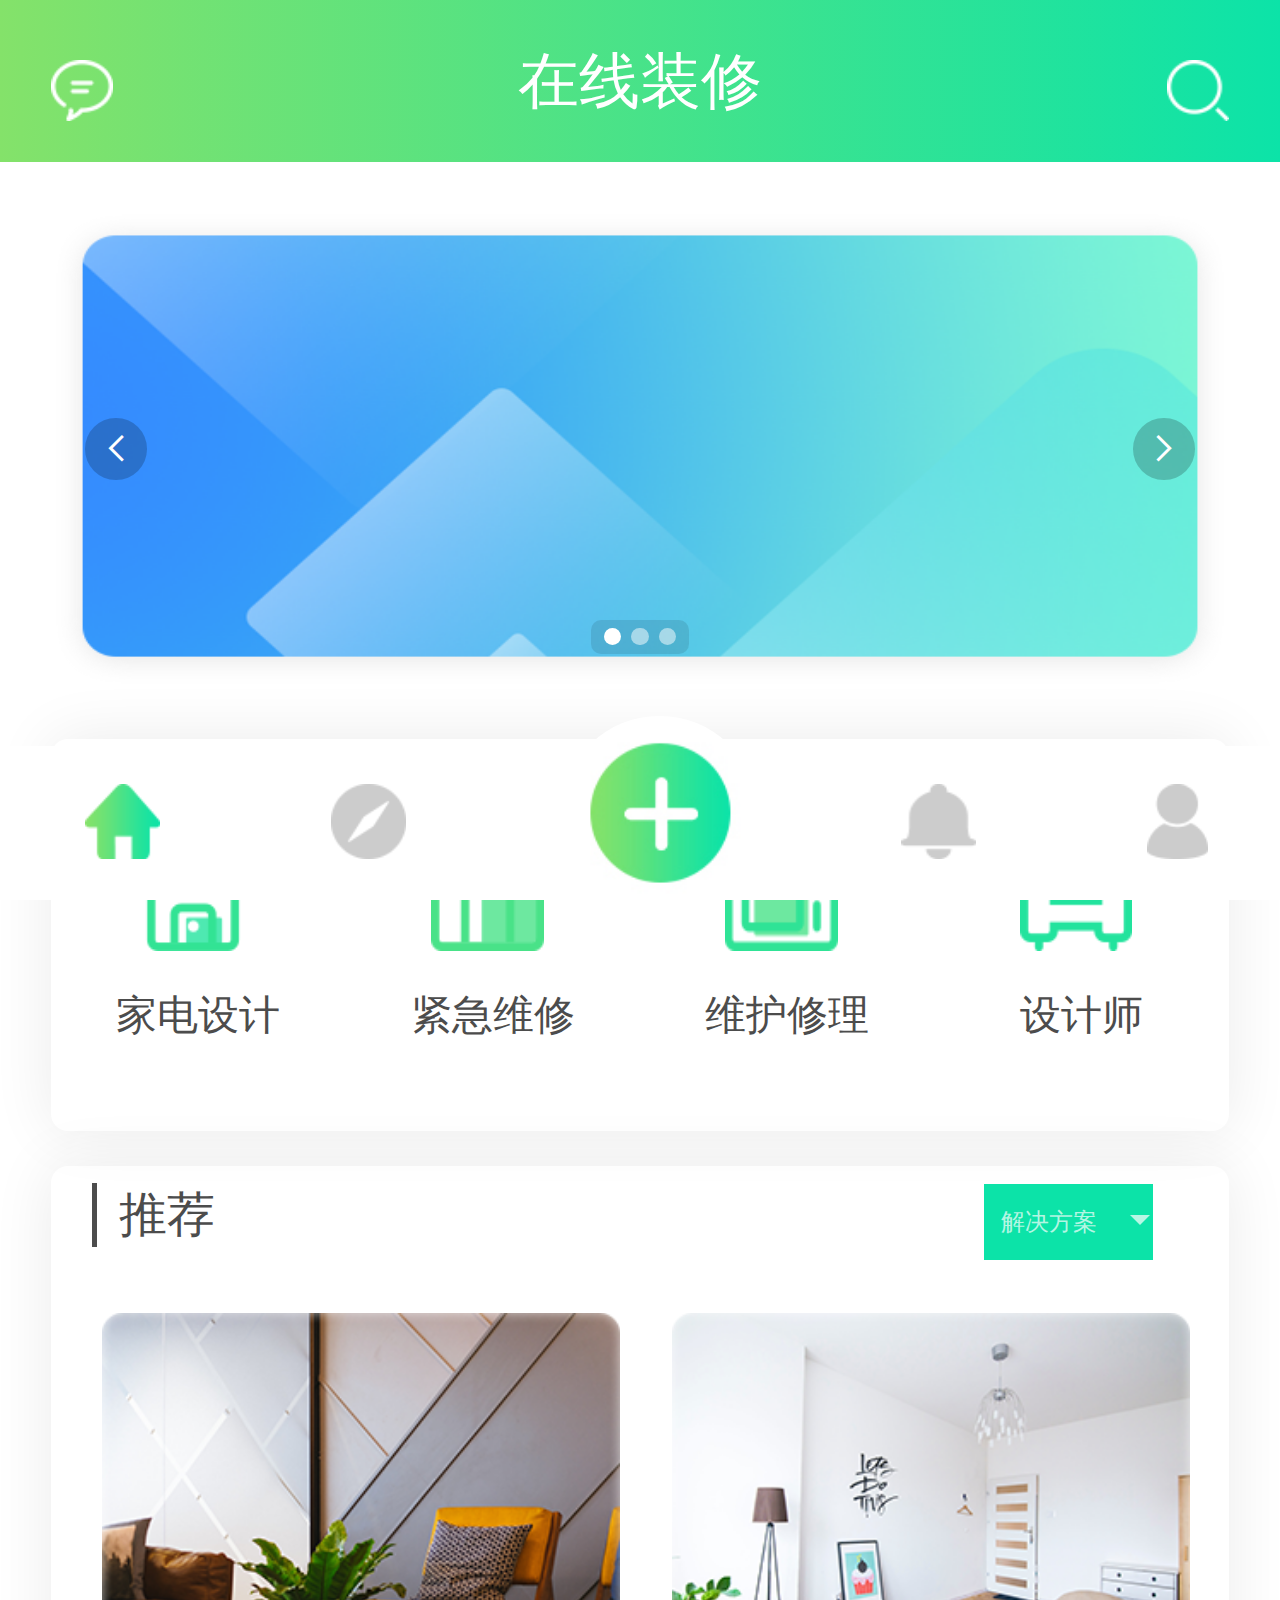
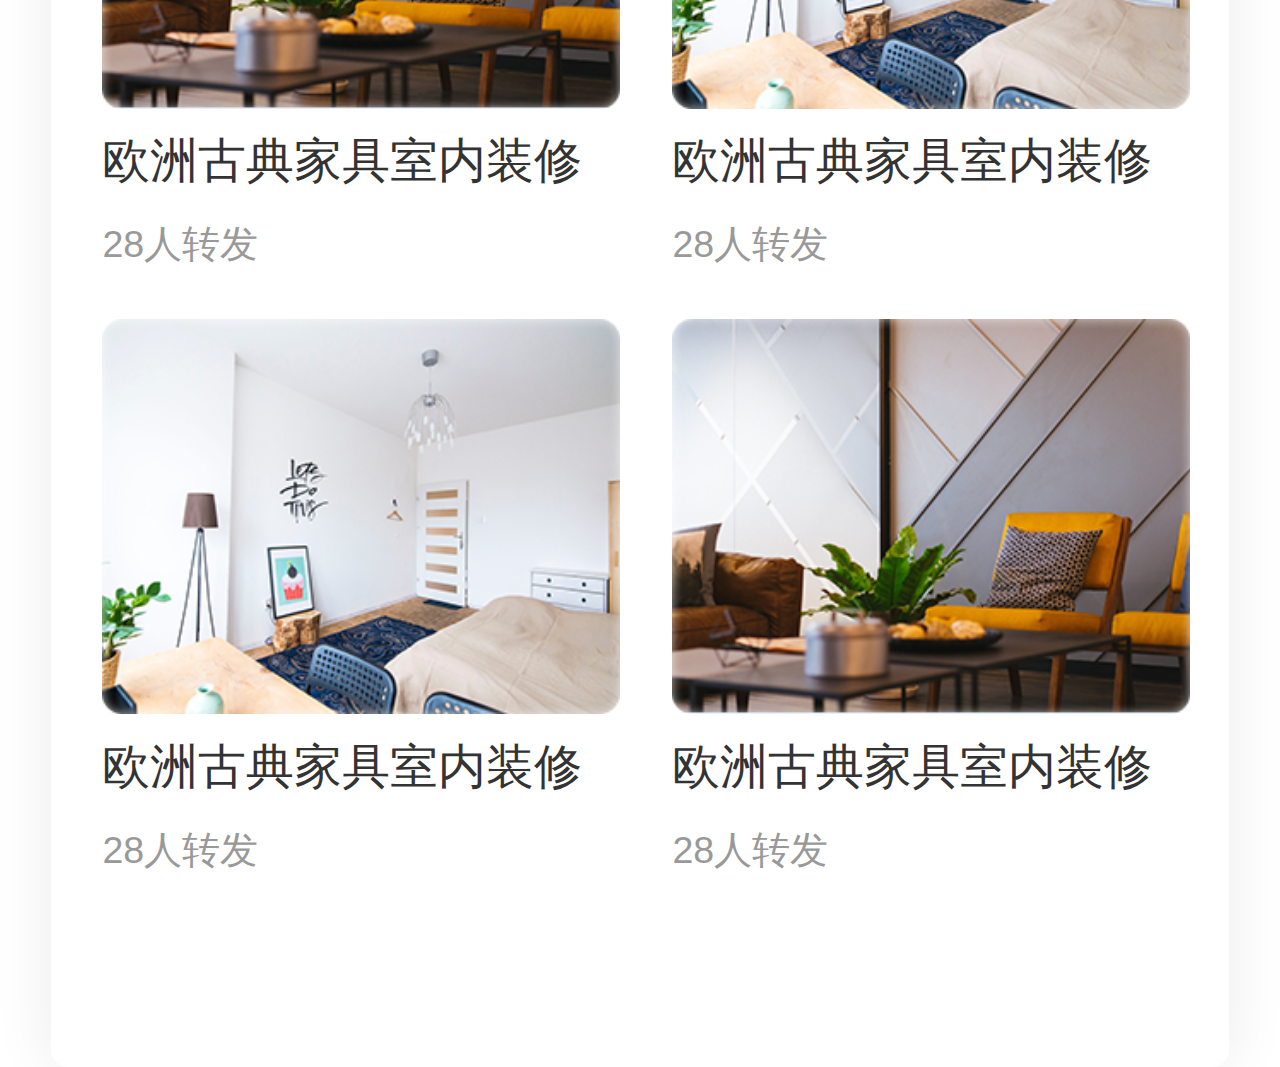
<file: index.html>
<!DOCTYPE html>
<html lang="zh">
<head>
	<meta charset="UTF-8">
	<meta name="viewport" content="width=device-width, initial-scale=1.0">
	<meta http-equiv="X-UA-Compatible" content="ie=edge">
	<link rel="stylesheet" type="text/css" href="style/common.css"/>
	<link rel="stylesheet" type="text/css" href="style/layui/css/layui.css"/>
	<script src="style/common.js" type="text/javascript" charset="utf-8"></script>
	<script src="style/layui/layui.js" type="text/javascript" charset="utf-8"></script>
	<link rel="stylesheet" type="text/css" href="style/index.css"/>
	<title>首页</title>
</head>
<body>
	<div class="box">
		<div class="top">
			<div class="box2">
				<div class="topm">
					<a href=""><img src="images/index-left.png"  class="top-l"></a>
				<p class="top-p">在线装修</p>
				<a href=""><img src="images/index-right.png"  class="top-r"></a>
				</div>
			</div>
		</div>
		<div class="box2">
			<div class="banner">
				<div class="layui-carousel" id="test1">
				  <div carousel-item>
				    <div><a href=""><img src="images/index-banner.png" /> </a></div>
				    <div><a href=""><img src="images/index-banner.png" /> </a></div>
				    <div><a href=""><img src="images/index-banner.png" /> </a></div>
				  </div>
				</div>
			</div>
			<div class="list">
				<a href="" class="list1">
					<img src="images/index-list.png" >
					<p class="list-p1">家电设计</p>
				</a>
				<a href="" class="list1">
					<img src="images/index-list2.png" >
					<p class="list-p1">紧急维修</p>
				</a>
				<a href="" class="list1">
					<img src="images/index-list3.png" >
					<p class="list-p1">维护修理</p>
				</a>
				<a href="" class="list1">
					<img src="images/index-list4.png" >
					<p class="list-p1">设计师</p>
				</a>
			</div>
			<div class="table">
				<div class="t-top">
					<div >
						<p class="t-top-l">推荐</p>
					</div>
					<div class="t-top-r">
						<ul class="layui-nav layui-nav-tree" lay-filter="test">
						<li class="layui-nav-item">
						    <a href="javascript:;">解决方案</a>
						    <dl class="layui-nav-child">
						      <dd><a href="">移动模块</a></dd>
						      <dd><a href="">后台模版</a></dd>
						      <dd><a href="">电商平台</a></dd>
						    </dl>
						  </li>
						</ul>
					</div>
				</div>
				<div class="t_dow">
					<div class="dow-1">
						<img src="images/index-table.png" >
						<p class="dow-p1">欧洲古典家具室内装修</p>
						<p class="dow-p2">28人转发</p>
					</div>
					<div class="dow-1">
						<img src="images/index-table2.png" >
						<p class="dow-p1">欧洲古典家具室内装修</p>
						<p class="dow-p2">28人转发</p>
					</div>
					<div class="dow-1">
						<img src="images/index-table2.png" >
						<p class="dow-p1">欧洲古典家具室内装修</p>
						<p class="dow-p2">28人转发</p>
					</div>
					<div class="dow-1">
						<img src="images/index-table.png" >
						<p class="dow-p1">欧洲古典家具室内装修</p>
						<p class="dow-p2">28人转发</p>
					</div>
				</div>
				</div>
				</div>
				<footer>
					<div class="food1">
						<a href="index.html"><img src="images/index-ic-index.png"  class="foodimg1"></a>
					</div>
					<div class="food2">
						<a href="new.html"><img src="images/发现.png"  class="foodimg2"></a>
					</div>
					<div class="food3">
						<a href="time.html"><img src="images/index-ic-tip.png" class="foodimg3"></a>
					</div>
					<div class="food4">
						<a href="me.html"><img src="images/index-ic-my.png" class="foodimg4" ></a>
					</div>
					<div class="pos">
						<a href=""><img src="images/food-plus.jpg" ></a>
						
					</div>
					
				</footer>
				
				
			
			
		
	</div>
	<script>
		layui.use('carousel', function(){
		  var carousel = layui.carousel;
		  //建造实例
		  carousel.render({
		    elem: '#test1'
		    ,width: '100%' //设置容器宽度
		    ,arrow: 'always' //始终显示箭头
		    //,anim: 'updown' //切换动画方式
		  });
		});
	</script>
	
	<script>
	//注意：导航 依赖 element 模块，否则无法进行功能性操作
	layui.use('element', function(){
	  var element = layui.element;
	  
	  //…
	});
	</script>
</body>
</html>
</file>
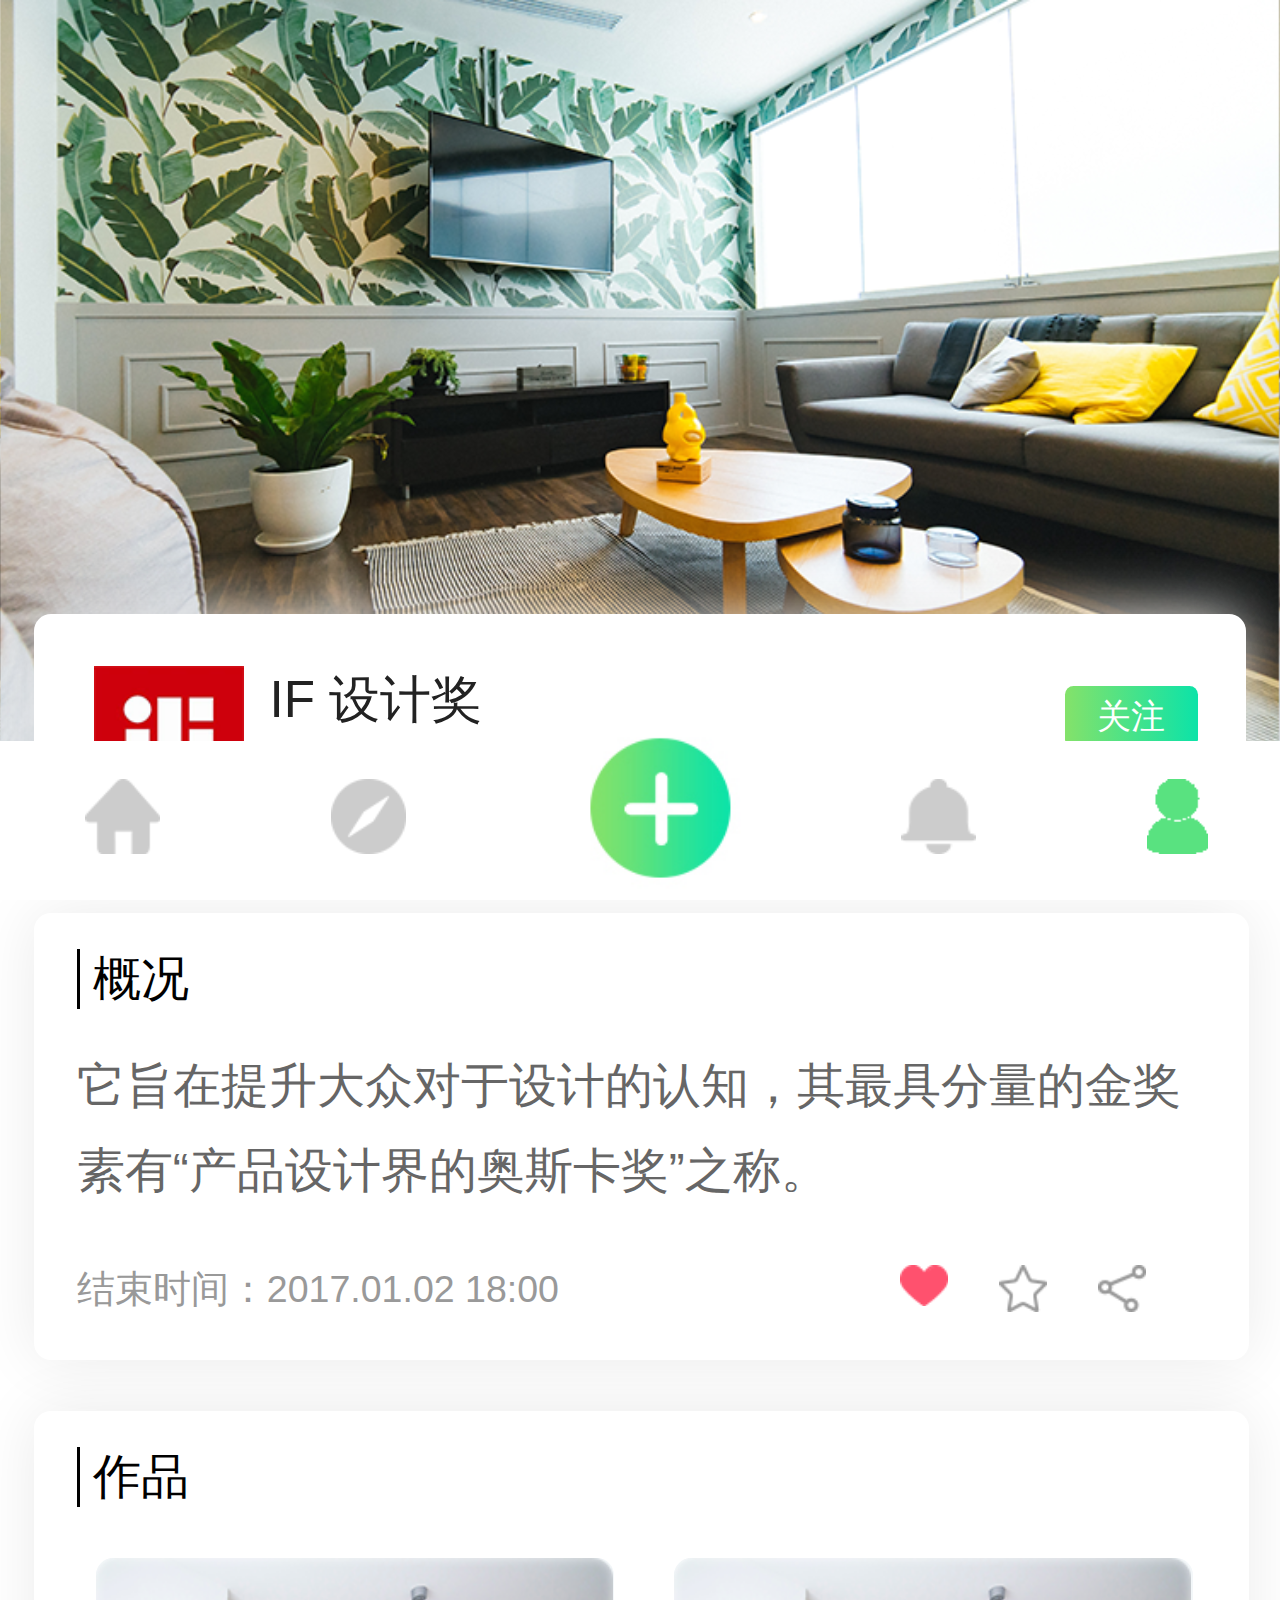
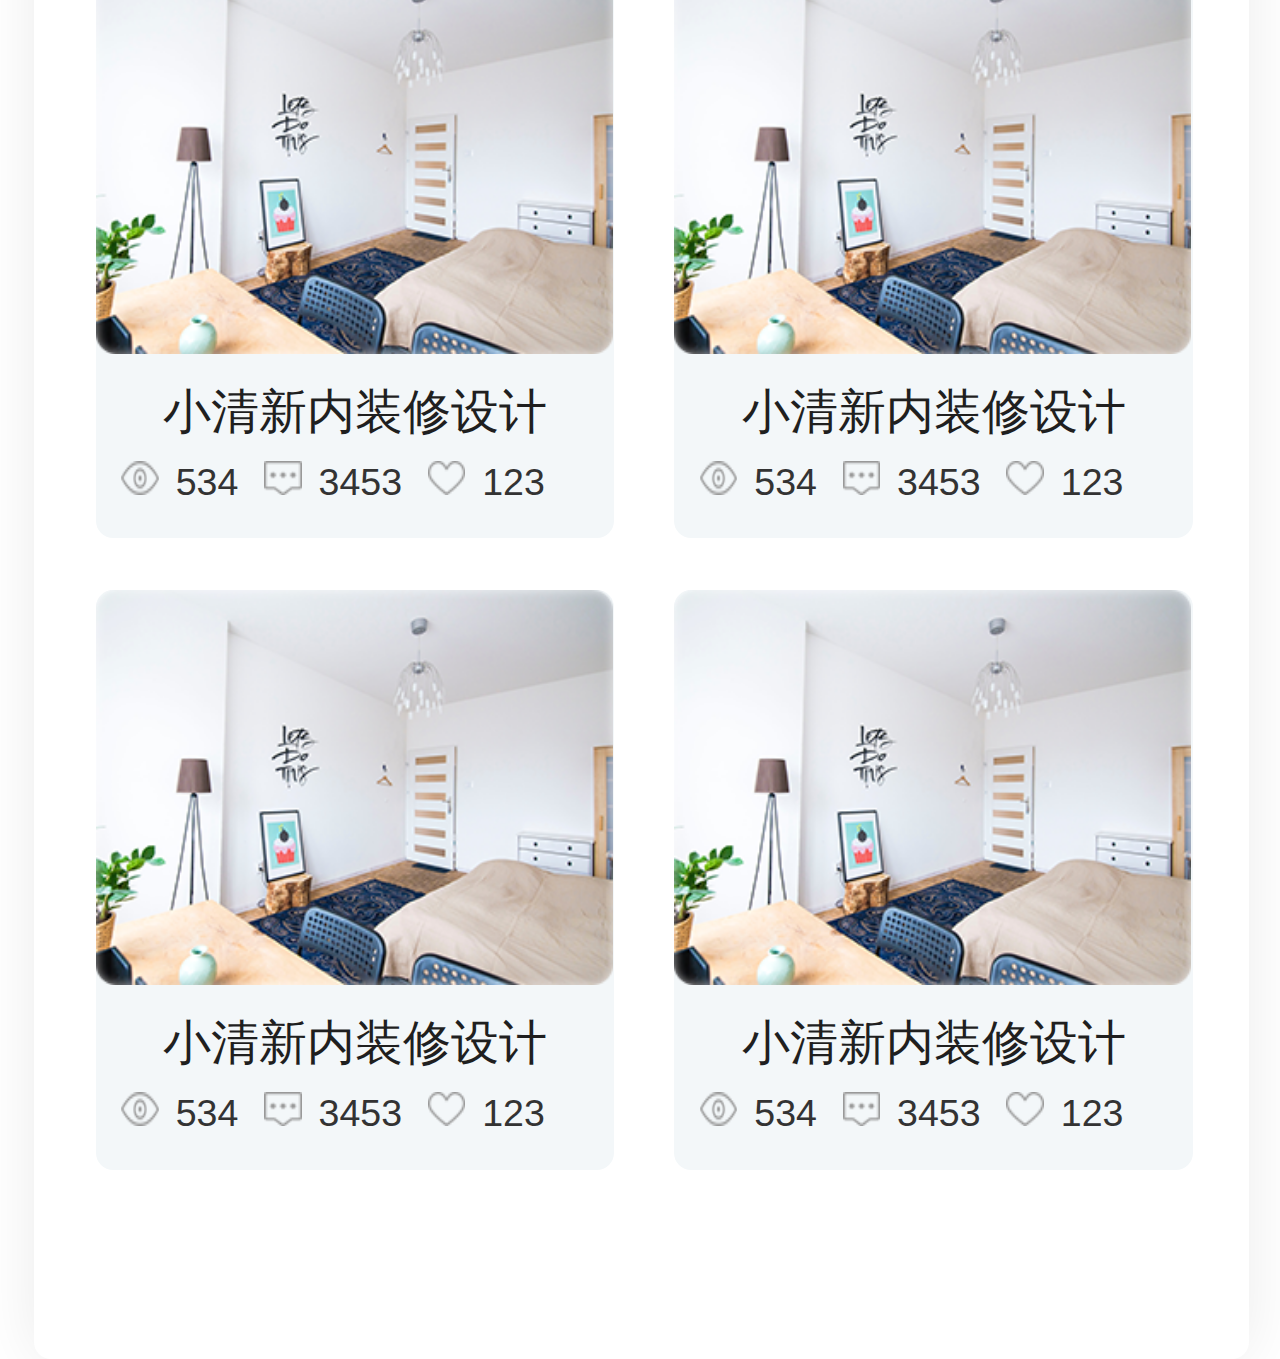
<file: me.html>
<!DOCTYPE html>
<html lang="zh">
<head>
	<meta charset="UTF-8">
	<meta name="viewport" content="width=device-width, initial-scale=1.0">
	<meta http-equiv="X-UA-Compatible" content="ie=edge">
	<link rel="stylesheet" type="text/css" href="style/common.css"/>
	<link rel="stylesheet" type="text/css" href="style/layui/css/layui.css"/>
	<script src="style/common.js" type="text/javascript" charset="utf-8"></script>
	<script src="style/layui/layui.js" type="text/javascript" charset="utf-8"></script>
	<link rel="stylesheet" type="text/css" href="style/me.css"/>
	<title></title>
</head>
<body>
	<div class="box">
		<div class="top">
			
			<div class="top-f">
				<img src="images/my-head.png" >
				<div class="top-fp">
					<p class="fp1">IF 设计奖</p>
					<p class="fp2">“独立、严谨、可靠”的理念</p>
				</div>
				<a href="" class="fpa">关注</a>
			</div>
		</div>
		<div class="box2">
			<div class="box2-1">
				<p class="p1">概况</p>
				<p class="p2">它旨在提升大众对于设计的认知，其最具分量的金奖				素有“产品设计界的奥斯卡奖”之称。</p>
				<div class="f-1">
					<p class="f-fp1">结束时间：2017.01.02 18:00</p>
					<img src="images/tip-list5.png" class="fp-img">
					<img src="images/tip-list7.png" >
					<img src="images/tip-list8.png" >
				</div>			
			</div>
			
			<div class="box2-2">
				<p class="p1">作品</p>
				
				<div class="box2-f">
					<div class="fla">
						<img src="images/my-list.png"  class="fla-img1">
						<p class="flap">小清新内装修设计</p>
						<div class="min">
							<img src="images/test-1.png" >
							<p class="minp">534</p>
							<img src="images/test-2.png" >
							<p class="minp">3453</p>
							<img src="images/text-9.png" >
							<p class="minp">123</p>
							
						</div>
					</div>
					<div class="fla">
						<img src="images/my-list.png"  class="fla-img1">
						<p class="flap">小清新内装修设计</p>
						<div class="min">
							<img src="images/test-1.png" >
							<p class="minp">534</p>
							<img src="images/test-2.png" >
							<p class="minp">3453</p>
							<img src="images/text-9.png" >
							<p class="minp">123</p>
							
						</div>
					</div>
					<div class="fla">
						<img src="images/my-list.png"  class="fla-img1">
						<p class="flap">小清新内装修设计</p>
						<div class="min">
							<img src="images/test-1.png" >
							<p class="minp">534</p>
							<img src="images/test-2.png" >
							<p class="minp">3453</p>
							<img src="images/text-9.png" >
							<p class="minp">123</p>
							
						</div>
					</div>
					<div class="fla">
						<img src="images/my-list.png"  class="fla-img1">
						<p class="flap">小清新内装修设计</p>
						<div class="min">
							<img src="images/test-1.png" >
							<p class="minp">534</p>
							<img src="images/test-2.png" >
							<p class="minp">3453</p>
							<img src="images/text-9.png" >
							<p class="minp">123</p>
							
						</div>
					</div>
				</div>
			</div>
			
			
			
			
		</div>
		
		
		<footer>
			<div class="food1">
				<a href="index.html"><img src="images/new1.png"  class="foodimg1"></a>
			</div>
			<div class="food2">
				<a href="new.html"><img src="images/发现.png"  class="foodimg2"></a>
			</div>
			<div class="food3">
				<a href="time.html"><img src="images/index-ic-tip.png" class="foodimg3"></a>
			</div>
			<div class="food4">
				<a href="me.html"><img src="./images/index-me-my.png" class="foodimg4" ></a>
			</div>
			<div class="pos">
				<a href=""><img src="images/food-plus.jpg" ></a>
				
			</div>
			
		</footer>
		
	</div>
	
</body>
</html>
</file>
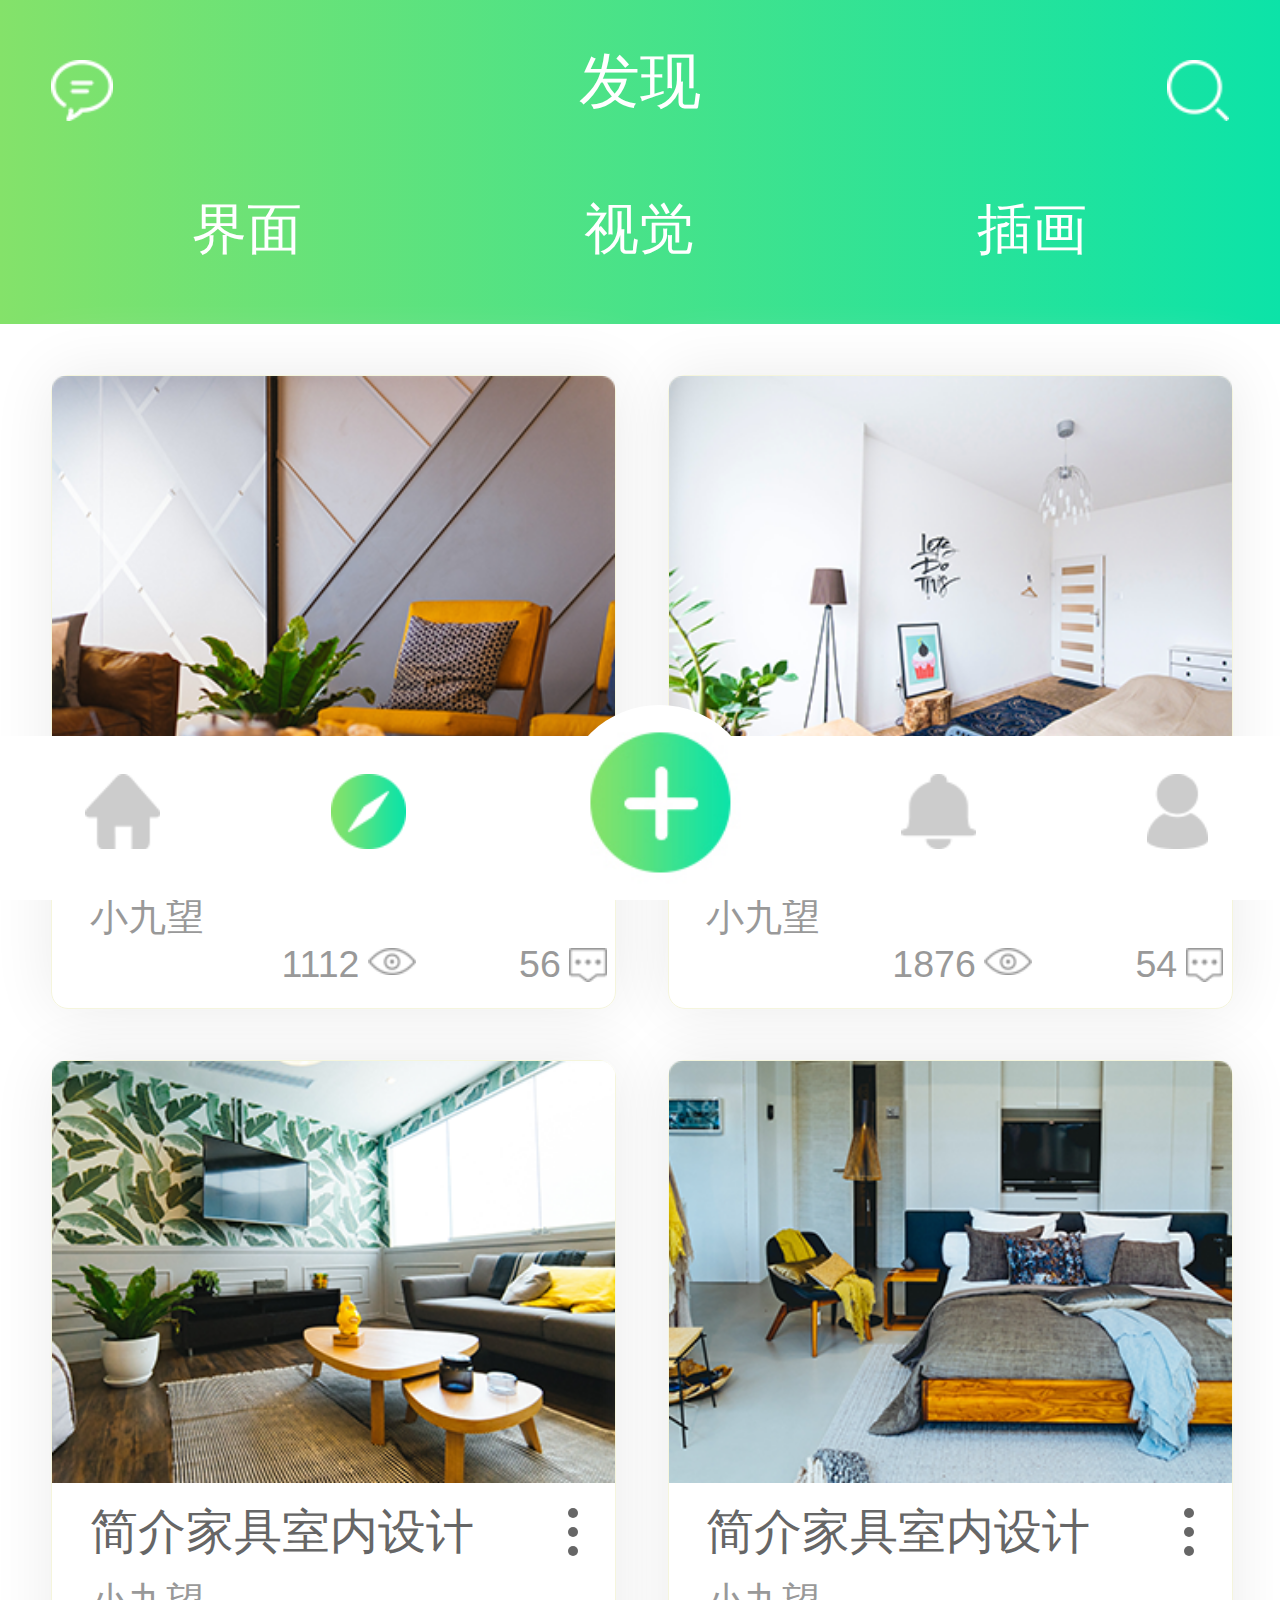
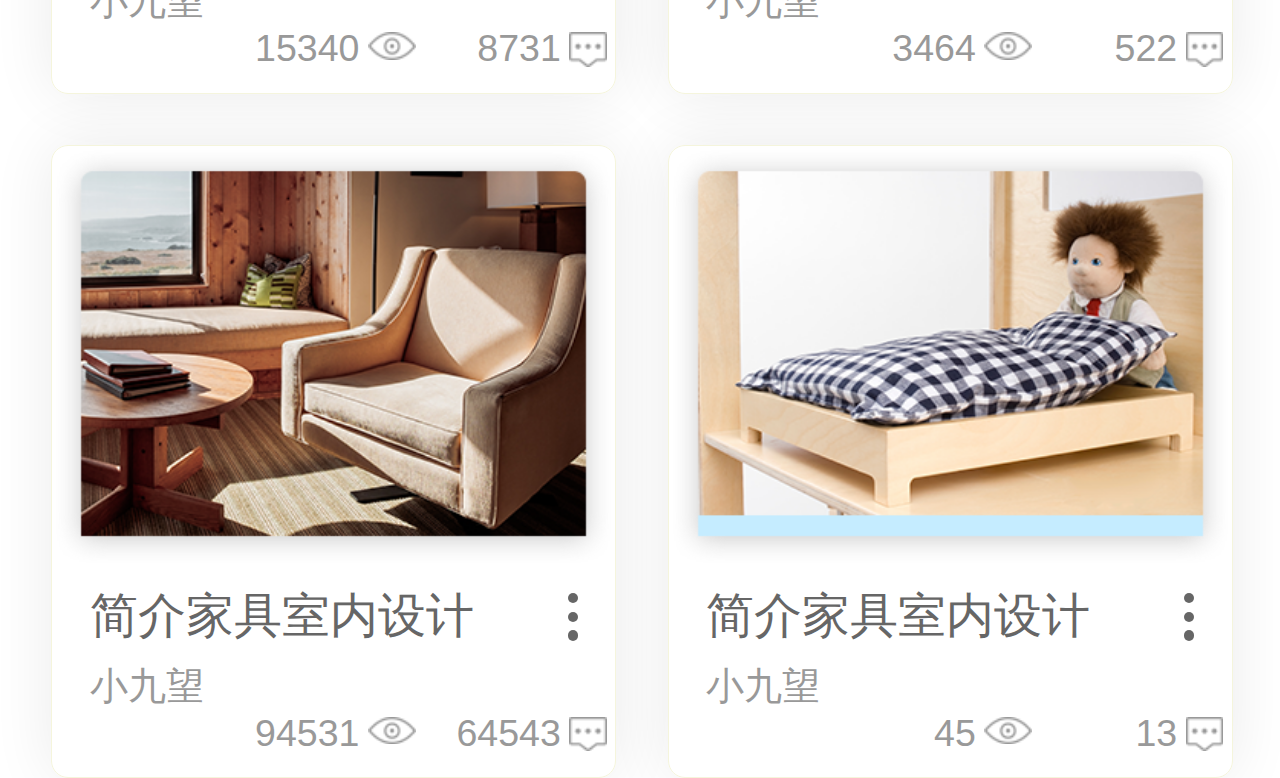
<file: new.html>
<!DOCTYPE html>
<html lang="zh">
<head>
	<meta charset="UTF-8">
	<meta name="viewport" content="width=device-width, initial-scale=1.0">
	<meta http-equiv="X-UA-Compatible" content="ie=edge">
	<link rel="stylesheet" type="text/css" href="style/common.css"/>
	<link rel="stylesheet" type="text/css" href="style/layui/css/layui.css"/>
	
	<script src="style/common.js" type="text/javascript" charset="utf-8"></script>
	<script src="style/layui/layui.js" type="text/javascript" charset="utf-8"></script>
	<link rel="stylesheet" type="text/css" href="style/new.css"/>
	<title></title>
</head>
<body>
	<div class="box">
		<div class="top">
			<div class="box2">
				<div class="topm">
						<a href=""><img src="images/index-left.png"  class="top-l"></a>
						<p class="top-p">发现</p>
						<a href=""><img src="images/index-right.png"  class="top-r"></a>

				</div>
				<div class="topm-d">
						<a href="">界面</a>
						<a href="">视觉</a>
						<a href="">插画</a>
				</div>
			</div>
			
		</div>
		<div class="list">
			<div class="list1">
				<img src="images/index-test1.png" class="limg" >
				<div class="list-f">
					<p class="list-p1">简介家具室内设计</p>
					<div class="cr">
						<p class="cr1"></p>
						<p class="cr1"></p>
						<p class="cr1"></p>
					</div>
				</div>
				<p class="list-p2">小九望</p>
				<div class="list-d">
					<p class="d-1">1112</p>
					<img src="images/test-1.png"  class="ey">
					<p class="d-2">56</p>
					<img src="images/test-2.png" class="et">
				</div>
			</div>
			<div class="list1">
				<img src="images/index-test2.png" class="limg" >
				<div class="list-f">
					<p class="list-p1">简介家具室内设计</p>
					<div class="cr">
						<p class="cr1"></p>
						<p class="cr1"></p>
						<p class="cr1"></p>
					</div>
				</div>
				<p class="list-p2">小九望</p>
				<div class="list-d">
					<p class="d-1">1876</p>
					<img src="images/test-1.png"  class="ey">
					<p class="d-2">54</p>
					<img src="images/test-2.png" class="et">
				</div>
			</div>
			<div class="list1">
				<img src="images/index-test3.png" class="limg" >
				<div class="list-f">
					<p class="list-p1">简介家具室内设计</p>
					<div class="cr">
						<p class="cr1"></p>
						<p class="cr1"></p>
						<p class="cr1"></p>
					</div>
				</div>
				<p class="list-p2">小九望</p>
				<div class="list-d">
					<p class="d-1">15340</p>
					<img src="images/test-1.png"  class="ey">
					<p class="d-2">8731</p>
					<img src="images/test-2.png" class="et">
				</div>
			</div>
			<div class="list1">
				<img src="images/index-test4.png" class="limg" >
				<div class="list-f">
					<p class="list-p1">简介家具室内设计</p>
					<div class="cr">
						<p class="cr1"></p>
						<p class="cr1"></p>
						<p class="cr1"></p>
					</div>
				</div>
				<p class="list-p2">小九望</p>
				<div class="list-d">
					<p class="d-1">3464</p>
					<img src="images/test-1.png"  class="ey">
					<p class="d-2">522</p>
					<img src="images/test-2.png" class="et">
				</div>
			</div>
			<div class="list1">
				<img src="images/index-test5.png" class="limg" >
				<div class="list-f">
					<p class="list-p1">简介家具室内设计</p>
					<div class="cr">
						<p class="cr1"></p>
						<p class="cr1"></p>
						<p class="cr1"></p>
					</div>
				</div>
				<p class="list-p2">小九望</p>
				<div class="list-d">
					<p class="d-1">94531</p>
					<img src="images/test-1.png"  class="ey">
					<p class="d-2">64543</p>
					<img src="images/test-2.png" class="et">
				</div>
			</div>
			<div class="list1">
				<img src="images/index-test6.png" class="limg" >
				<div class="list-f">
					<p class="list-p1">简介家具室内设计</p>
					<div class="cr">
						<p class="cr1"></p>
						<p class="cr1"></p>
						<p class="cr1"></p>
					</div>
				</div>
				<p class="list-p2">小九望</p>
				<div class="list-d">
					<p class="d-1">45</p>
					<img src="images/test-1.png"  class="ey">
					<p class="d-2">13</p>
					<img src="images/test-2.png" class="et">
				</div>
			</div>
		</div>
		
		<footer>
			<div class="food1">
				<a href="index.html"><img src="images/new1.png"  class="foodimg1"></a>
			</div>
			<div class="food2">
				<a href="new.html"><img src="images/new2.png"  class="foodimg2"></a>
			</div>
			<div class="food3">
				<a href="time.html"><img src="images/index-ic-tip.png" class="foodimg3"></a>
			</div>
			<div class="food4">
				<a href="me.html"><img src="images/index-ic-my.png" class="foodimg4" ></a>
			</div>
			<div class="pos">
				<a href=""><img src="images/food-plus.jpg" ></a>
				
			</div>
			
		</footer>
		
		
		
		
	</div>
	
</body>
</html>
</file>
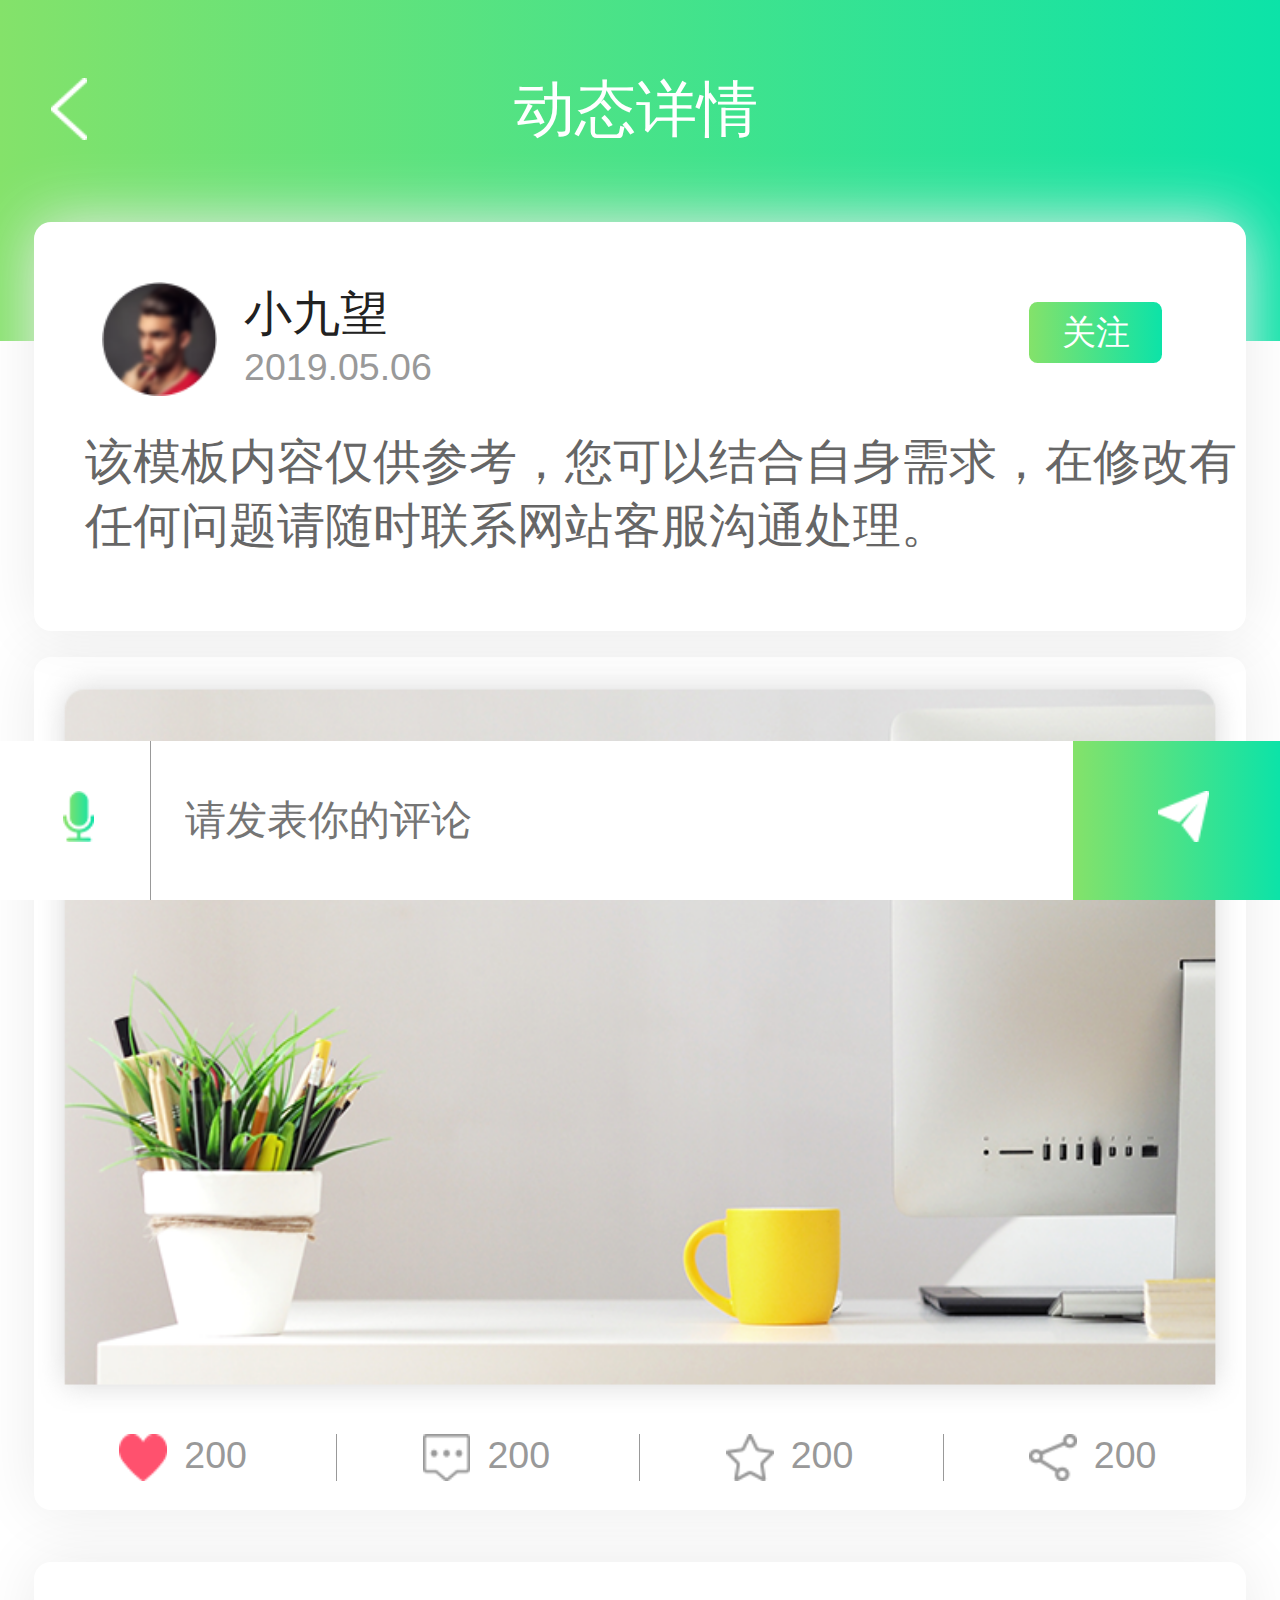
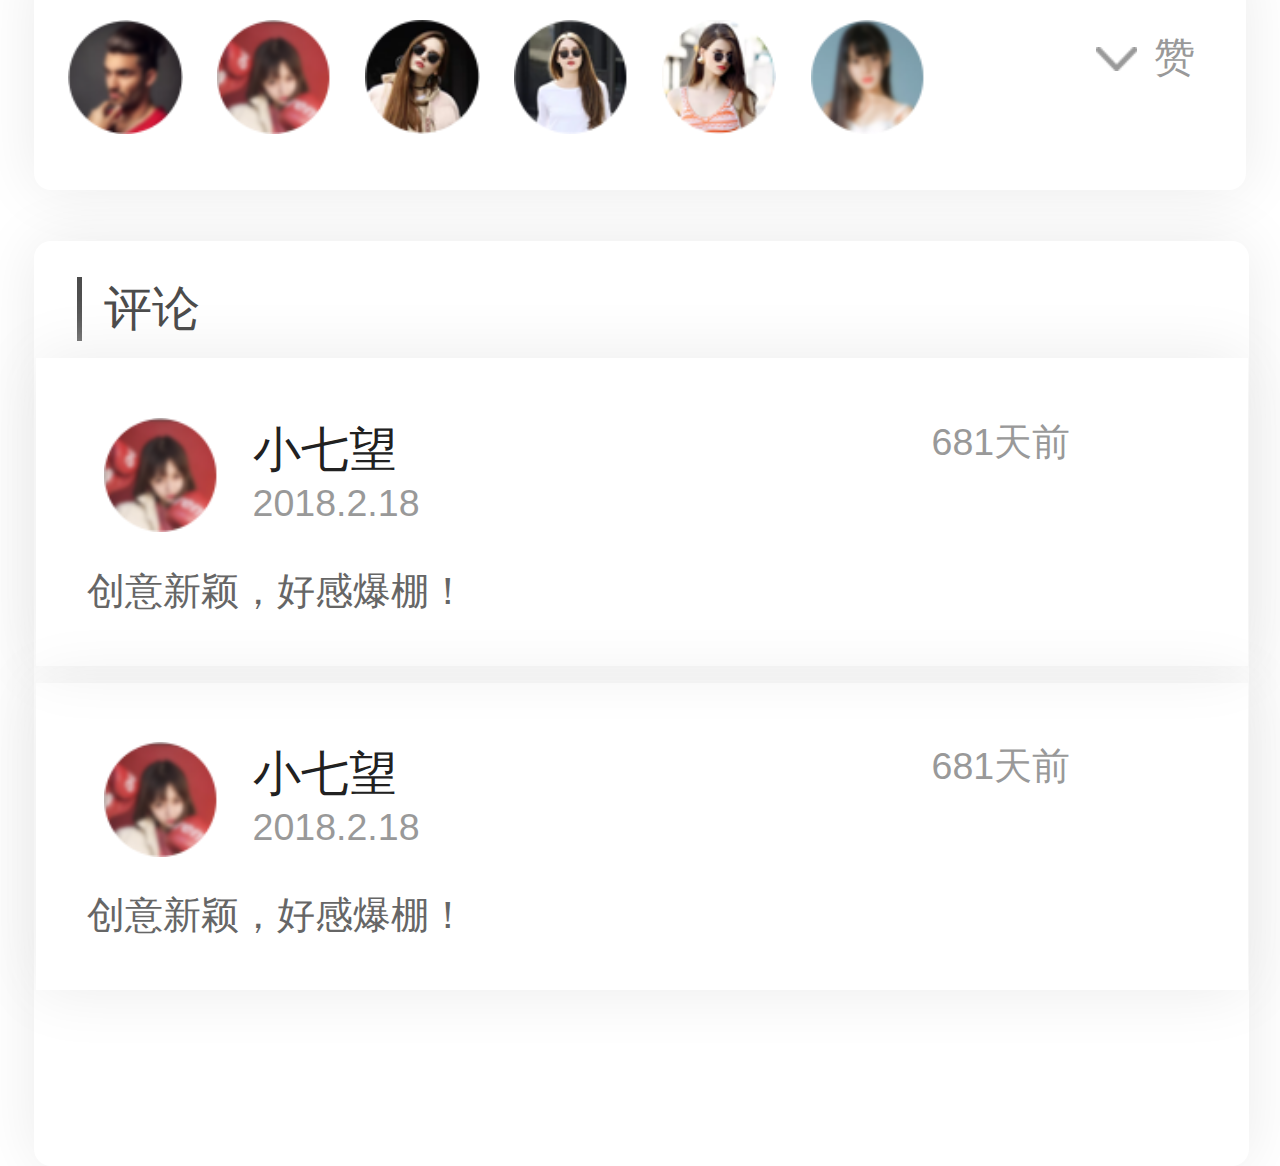
<file: time-max.html>
<!DOCTYPE html>
<html lang="zh">
<head>
	<meta charset="UTF-8">
	<meta name="viewport" content="width=device-width, initial-scale=1.0">
	<meta http-equiv="X-UA-Compatible" content="ie=edge">
	<link rel="stylesheet" type="text/css" href="style/common.css"/>
	<link rel="stylesheet" type="text/css" href="style/layui/css/layui.css"/>
	
	<script src="style/common.js" type="text/javascript" charset="utf-8"></script>
	<script src="style/layui/layui.js" type="text/javascript" charset="utf-8"></script>
	<link rel="stylesheet" type="text/css" href="style/time-max.css"/>
	<title></title>
</head>
<body>
	<div class="box">
		<div class="top">
			<div class="topm-d">
				<a href="time.html"> <img src="images/retrun.png" ></a>
				<p>动态详情</p>
			</div>
			<div class="top-f">
				<div class="top-ft">
					<img src="images/h1.png" >
					<div class="ftt">
						<p class="ft-p1">小九望</p>
						<p class="ft-p2">2019.05.06</p>
					</div>
					<a href="" class="ft-a">关注</a>
				</div>
				<p class="top-fp">该模板内容仅供参考，您可以结合自身需求，在修改有任何问题请随时联系网站客服沟通处理。</p>
			</div>
		</div>
		<div class="box2">
			<div class="like">
				<img src="images/newmax-banner.png" class="like-i" >
				<div class="like-a">
					<div class="like-a1">
						<img src="images/tip-list5.png" >
						<p class="a1p">200</p>
					</div>
					<div class="like-a1">
						<img src="images/tip-list6.png" >
						<p class="a1p">200</p>
					</div>
					<div class="like-a1">
						<img src="images/tip-list7.png" >
						<p class="a1p">200</p>
					</div>
					<div class="like-a1 a2">
						<img src="images/tip-list8.png" >
						<p class="a1p">200</p>
					</div>
				</div>
			</div>
			
			<div class="list">
				<img src="images/h1.png" >
				<img src="images/h2.png" >
				<img src="images/h3.png" >
				<img src="images/h4.png" >
				<img src="images/h5.png" >
				<img src="images/h6.png" >
				<img src="images/xj.png" class="list-1">
				<a href="">赞</a>
				
			</div>
			
			<div class="pro">
				<p class="prop">评论</p>
				<div class="l1">
				<div class="prof">
					<img src="images/h2.png" >
					<div class="">
						<p class="prop1">小七望</p>
						<p class="prop2">2018.2.18</p>
					</div>
					<p class="prop3">681天前</p>
				</div>
				<p class="pp1">创意新颖，好感爆棚！</p>
				</div>
				
				<div class="l1">
				<div class="prof">
					<img src="images/h2.png" >
					<div class="">
						<p class="prop1">小七望</p>
						<p class="prop2">2018.2.18</p>
					</div>
					<p class="prop3">681天前</p>
				</div>
				<p class="pp1">创意新颖，好感爆棚！</p>
				</div>
				
			</div>
		</div>
		
		<footer>
			<a href="" class="l">
				<img src="images/mai.png" >
			</a>
			
			<input type="text"  value="" placeholder="请发表你的评论"  class="inp"/>
			<a href="" class="r">
				<img src="images/zhifeiji.png" >
			</a>
			
			
			
			
		</footer>
	</div>
	
</body>
</html>
</file>
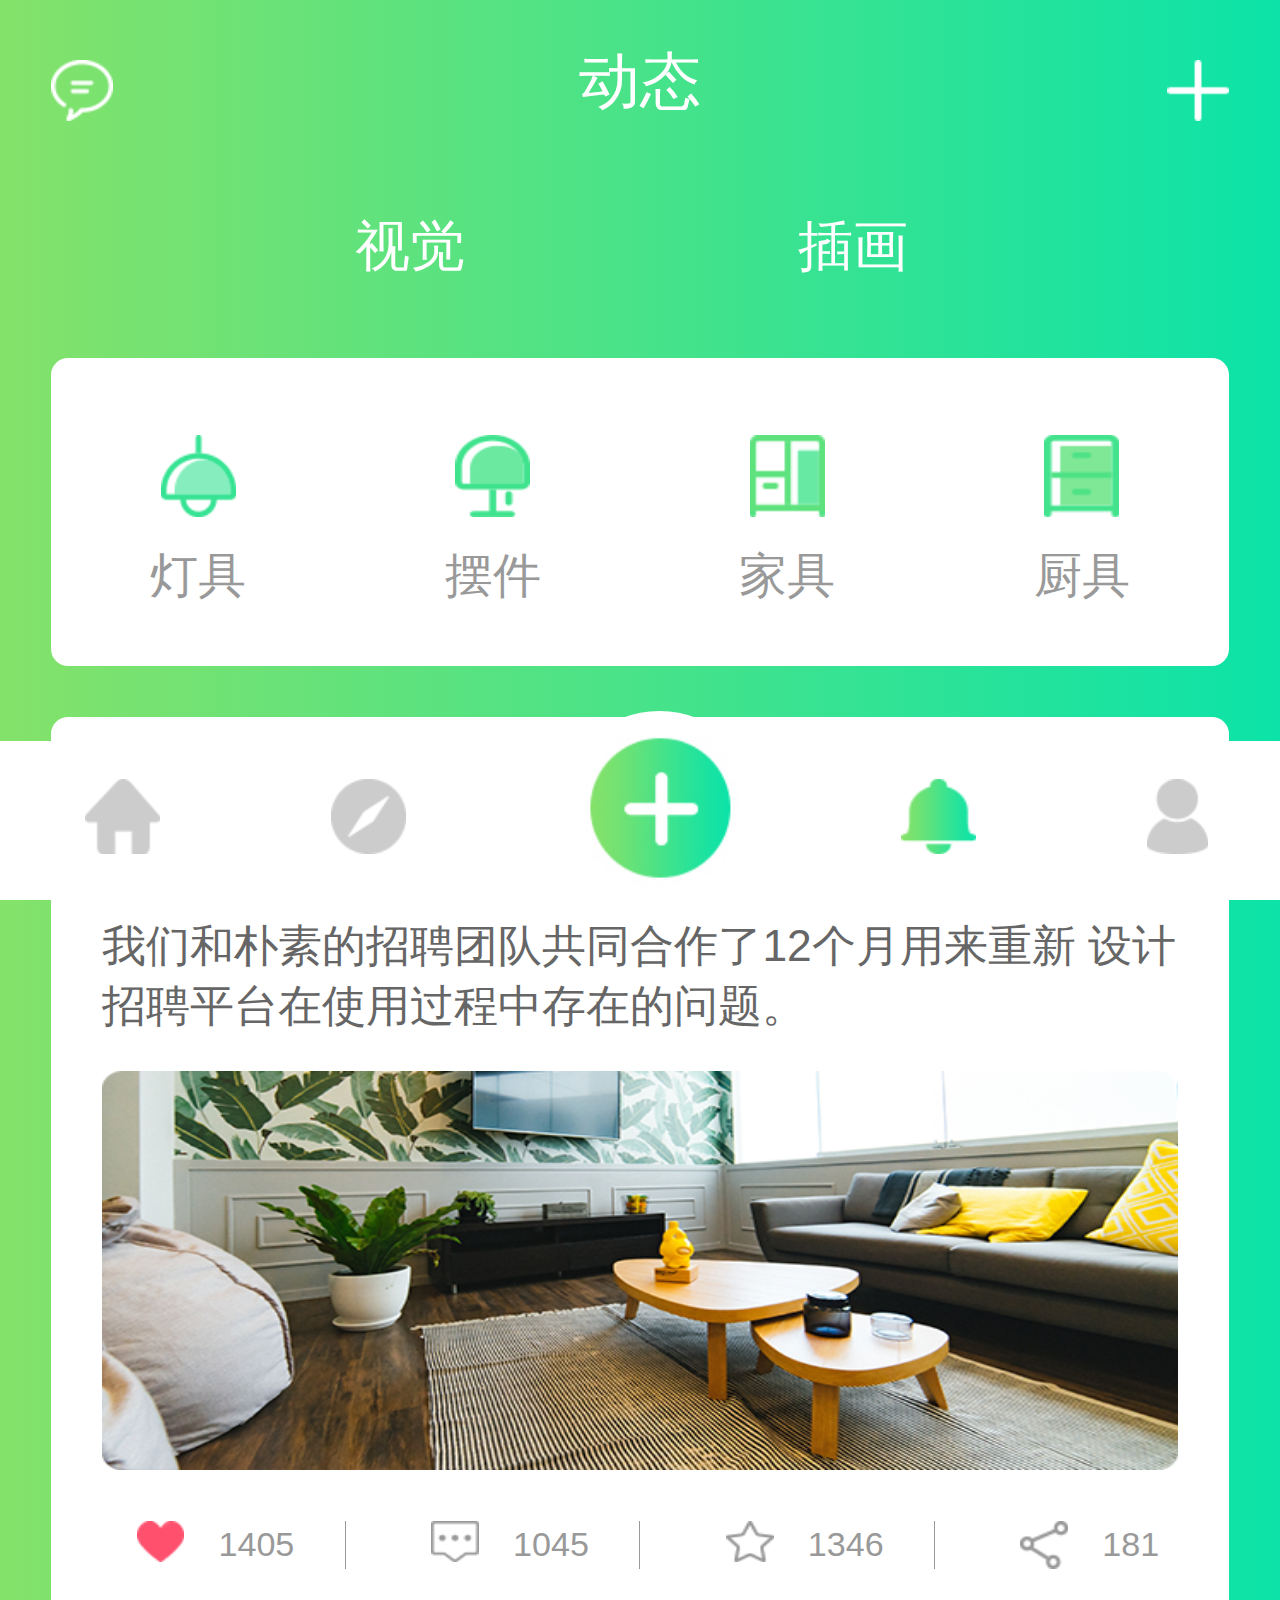
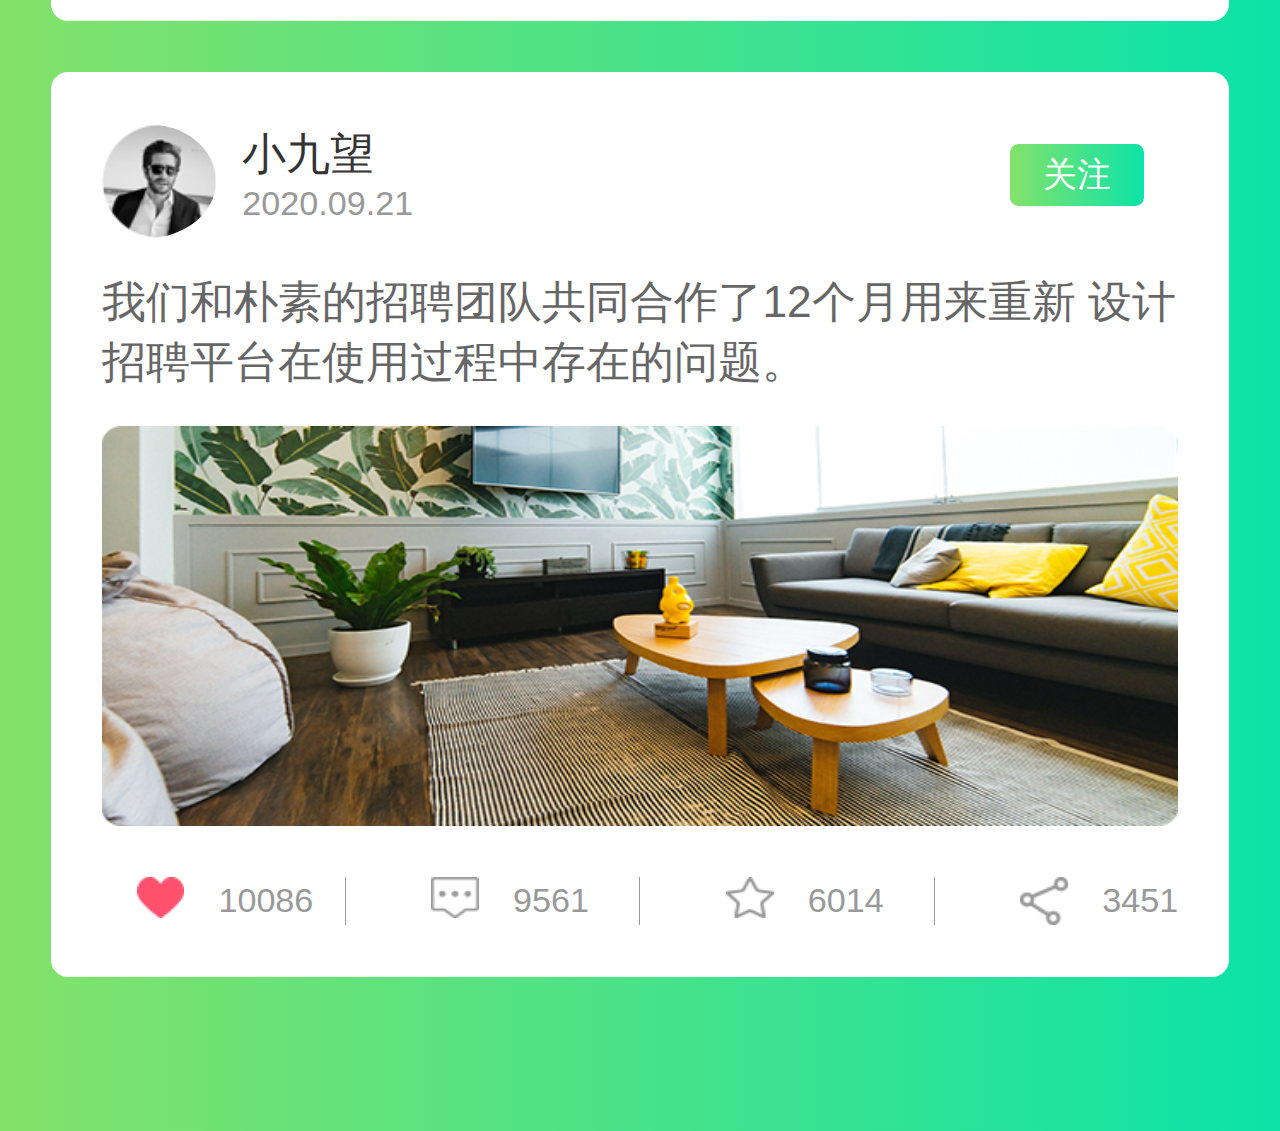
<file: time.html>
<!DOCTYPE html>
<html lang="zh">
<head>
	<meta charset="UTF-8">
	<meta name="viewport" content="width=device-width, initial-scale=1.0">
	<meta http-equiv="X-UA-Compatible" content="ie=edge">
	<link rel="stylesheet" type="text/css" href="style/common.css"/>
	<link rel="stylesheet" type="text/css" href="style/layui/css/layui.css"/>
	
	<script src="style/common.js" type="text/javascript" charset="utf-8"></script>
	<script src="style/layui/layui.js" type="text/javascript" charset="utf-8"></script>
	<link rel="stylesheet" type="text/css" href="style/time.css"/>
	
	
	<title></title>
</head>
<body>
	<div class="box">
		<div class="box2">
			<div class="topm">
					<a href=""><img src="images/index-left.png"  class="top-l"></a>
					<p class="top-p">动态</p>
					<a href=""><img src="images/timer.png"  class="top-r"></a>
		
			</div>
			<div class="topm-d">
					<a href="">视觉</a>
					<a href="">插画</a>
			</div>
			
			
			<div class="ta">
				<div class="ta-a">
					<img src="images/tip-list1.png"/>
					<p class="ta-p">灯具</p>
				</div>
				<div class="ta-a">
					<img src="images/tip-list2.png"/>
					<p class="ta-p">摆件	</p>
				</div>
				<div class="ta-a">
					<img src="images/tip-list3.png"/>
					<p class="ta-p">家具</p>
				</div>
				<div class="ta-a">
					<img src="images/tip-list4.png"/>
					<p class="ta-p">厨具</p>
				</div>
			</div>
			
			
			<div class="say">
				<div class="say1">
					<img src="images/t1.png"  class="say1-img">
					<div>
						<p class="say1-p1">小九望</p>
						<p class="say1-p2">2020.09.21</p>
					</div>
					<a href="#" class="say1-p">关注</a>
				</div>
				<p class="sp">
					我们和朴素的招聘团队共同合作了12个月用来重新					设计招聘平台在使用过程中存在的问题。
				</p>
				<a href="time-max.html"><img src="images/time-banner1.png" class="say-img" ></a>
				<div class="sd">
					<div class="sd1">
						<img src="images/tip-list5.png" >
						<p class="sdp">1405</p>
					</div>
					<div class="sd1">
						<img src="images/tip-list6.png" >
						<p class="sdp">1045</p>
					</div>
					<div class="sd1">
						<img src="images/tip-list7.png" >
						<p class="sdp">1346</p>
					</div>
					<div class="sd1 sd2">
						<img src="images/tip-list8.png" >
						<p class="sdp">181</p>
					</div>
					
				</div>
			</div>
			
			<div class="say">
				<div class="say1">
					<img src="images/t1.png"  class="say1-img">
					<div>
						<p class="say1-p1">小九望</p>
						<p class="say1-p2">2020.09.21</p>
					</div>
					<a href="#" class="say1-p">关注</a>
				</div>
				<p class="sp">
					我们和朴素的招聘团队共同合作了12个月用来重新
					设计招聘平台在使用过程中存在的问题。
				</p>
				<a href="time-max.html"><img src="images/time-banner1.png" class="say-img" ></a>
				<div class="sd">
					<div class="sd1">
						<img src="images/tip-list5.png" >
						<p class="sdp">10086</p>
					</div>
					<div class="sd1">
						<img src="images/tip-list6.png" >
						<p class="sdp">9561</p>
					</div>
					<div class="sd1">
						<img src="images/tip-list7.png" >
						<p class="sdp">6014</p>
					</div>
					<div class="sd1 sd2">
						<img src="images/tip-list8.png" >
						<p class="sdp">3451</p>
					</div>
					
				</div>
			</div>
			
		</div>
		
		<footer>
			<div class="food1">
				<a href="index.html"><img src="images/new1.png"  class="foodimg1"></a>
			</div>
			<div class="food2">
				<a href="new.html"><img src="images/发现.png"  class="foodimg2"></a>
			</div>
			<div class="food3">
				<a href="time.html"><img src="images/ic-tip.png" class="foodimg3"></a>
			</div>
			<div class="food4">
				<a href="me.html"><img src="images/index-ic-my.png" class="foodimg4" ></a>
			</div>
			<div class="pos">
				<a href=""><img src="images/food-plus.jpg" ></a>
				
			</div>
			
		</footer>
	</div>
	
</body>
</html>
</file>
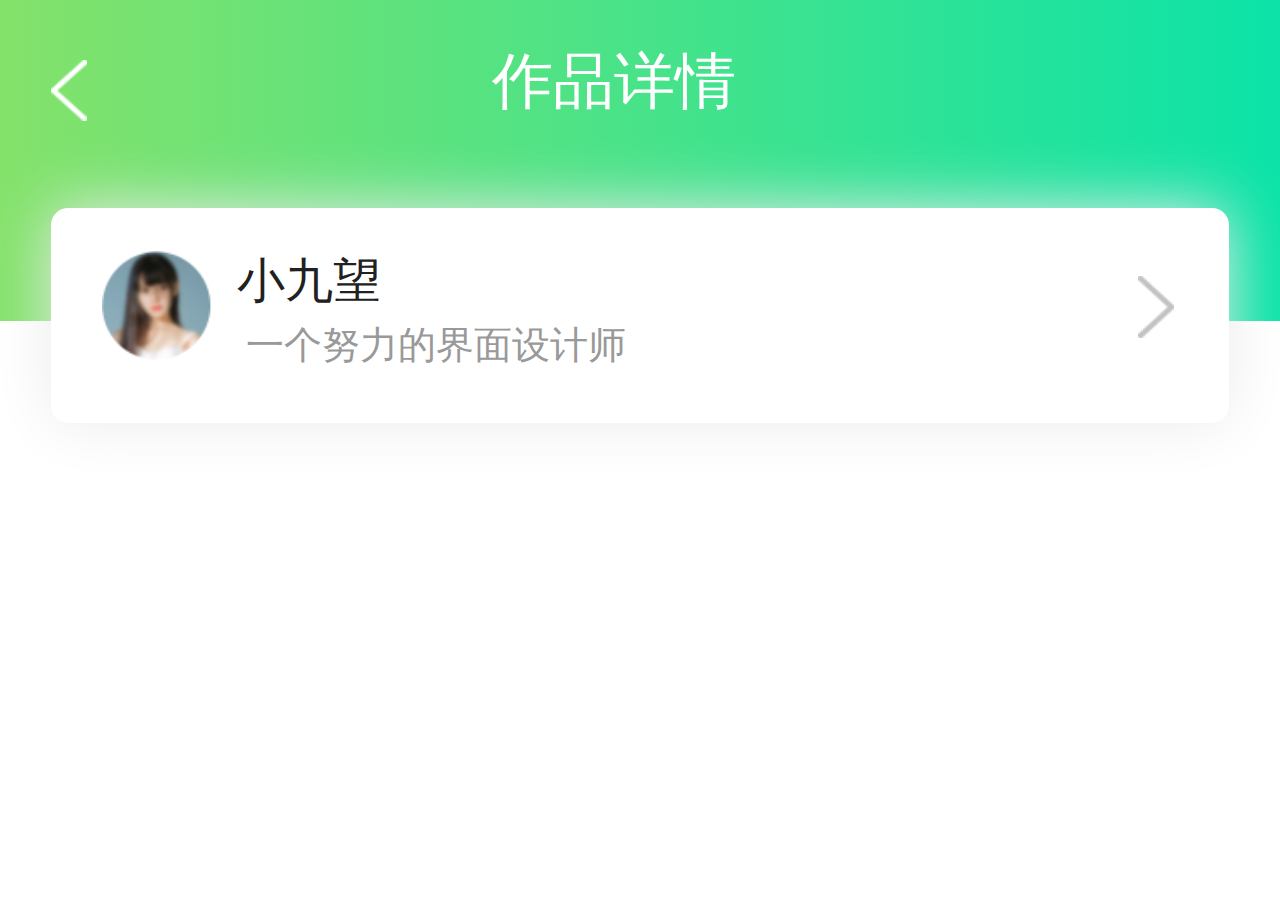
<file: zuopin.html>
<!DOCTYPE html>
<html lang="zh">
<head>
	<meta charset="UTF-8">
	<meta name="viewport" content="width=device-width, initial-scale=1.0">
	<meta http-equiv="X-UA-Compatible" content="ie=edge">
	<link rel="stylesheet" type="text/css" href="style/common.css"/>
	<link rel="stylesheet" type="text/css" href="style/layui/css/layui.css"/>
	<script src="style/common.js" type="text/javascript" charset="utf-8"></script>
	<script src="style/layui/layui.js" type="text/javascript" charset="utf-8"></script>
	<link rel="stylesheet" type="text/css" href="style/zuopin.css"/>
	<title>作品详情</title>
</head>
<body>
	<div class="box">
		<div class="top">
			<div class="box2">
				<div class="topm">
					<a href=""><img src="images/retrun.png"  class="top-l"></a>
					<p class="top-p">作品详情</p>
					<a href="" class="top-f">
						<img src="images/h6.png"  class="topf-img1">
							<div class="top-fp">
								<p class="fp1">小九望</p>
								<p class="fp2">一个努力的界面设计师</p>
							</div>
						<img src="images/zuopin-r.png" class="topf-img2">
					</a>
				</div>
			</div>
		</div>
		
	</div>
	
	
</body>
</html>
</file>
<file: style/common.css>
html{
	
	font-size: 100px;
}
@media screen and (max-width:375px) {
	html{
		font-size: 50px;
	}
}
</file>
<file: style/layui/css/layui.css>
/** layui-v2.5.7 MIT License */
 .layui-inline,img{display:inline-block;vertical-align:middle}h1,h2,h3,h4,h5,h6{font-weight:400}.layui-edge,.layui-header,.layui-inline,.layui-main{position:relative}.layui-body,.layui-edge,.layui-elip{overflow:hidden}.layui-btn,.layui-edge,.layui-inline,img{vertical-align:middle}.layui-btn,.layui-disabled,.layui-icon,.layui-unselect{-moz-user-select:none;-webkit-user-select:none;-ms-user-select:none}.layui-elip,.layui-form-checkbox span,.layui-form-pane .layui-form-label{text-overflow:ellipsis;white-space:nowrap}.layui-breadcrumb,.layui-tree-btnGroup{visibility:hidden}blockquote,body,button,dd,div,dl,dt,form,h1,h2,h3,h4,h5,h6,input,li,ol,p,pre,td,textarea,th,ul{margin:0;padding:0;-webkit-tap-highlight-color:rgba(0,0,0,0)}a:active,a:hover{outline:0}img{border:none}li{list-style:none}table{border-collapse:collapse;border-spacing:0}h4,h5,h6{font-size:100%}button,input,optgroup,option,select,textarea{font-family:inherit;font-size:inherit;font-style:inherit;font-weight:inherit;outline:0}pre{white-space:pre-wrap;white-space:-moz-pre-wrap;white-space:-pre-wrap;white-space:-o-pre-wrap;word-wrap:break-word}body{line-height:24px;font:14px Helvetica Neue,Helvetica,PingFang SC,Tahoma,Arial,sans-serif}hr{height:1px;margin:10px 0;border:0;clear:both}a{color:#333;text-decoration:none}a:hover{color:#777}a cite{font-style:normal;*cursor:pointer}.layui-border-box,.layui-border-box *{box-sizing:border-box}.layui-box,.layui-box *{box-sizing:content-box}.layui-clear{clear:both;*zoom:1}.layui-clear:after{content:'\20';clear:both;*zoom:1;display:block;height:0}.layui-inline{*display:inline;*zoom:1}.layui-edge{display:inline-block;width:0;height:0;border-width:6px;border-style:dashed;border-color:transparent}.layui-edge-top{top:-4px;border-bottom-color:#999;border-bottom-style:solid}.layui-edge-right{border-left-color:#999;border-left-style:solid}.layui-edge-bottom{top:2px;border-top-color:#999;border-top-style:solid}.layui-edge-left{border-right-color:#999;border-right-style:solid}.layui-disabled,.layui-disabled:hover{color:#d2d2d2!important;cursor:not-allowed!important}.layui-circle{border-radius:100%}.layui-show{display:block!important}.layui-hide{display:none!important}@font-face{font-family:layui-icon;src:url(../font/iconfont.eot?v=256);src:url(../font/iconfont.eot?v=256#iefix) format('embedded-opentype'),url(../font/iconfont.woff2?v=256) format('woff2'),url(../font/iconfont.woff?v=256) format('woff'),url(../font/iconfont.ttf?v=256) format('truetype'),url(../font/iconfont.svg?v=256#layui-icon) format('svg')}.layui-icon{font-family:layui-icon!important;font-size:16px;font-style:normal;-webkit-font-smoothing:antialiased;-moz-osx-font-smoothing:grayscale}.layui-icon-reply-fill:before{content:"\e611"}.layui-icon-set-fill:before{content:"\e614"}.layui-icon-menu-fill:before{content:"\e60f"}.layui-icon-search:before{content:"\e615"}.layui-icon-share:before{content:"\e641"}.layui-icon-set-sm:before{content:"\e620"}.layui-icon-engine:before{content:"\e628"}.layui-icon-close:before{content:"\1006"}.layui-icon-close-fill:before{content:"\1007"}.layui-icon-chart-screen:before{content:"\e629"}.layui-icon-star:before{content:"\e600"}.layui-icon-circle-dot:before{content:"\e617"}.layui-icon-chat:before{content:"\e606"}.layui-icon-release:before{content:"\e609"}.layui-icon-list:before{content:"\e60a"}.layui-icon-chart:before{content:"\e62c"}.layui-icon-ok-circle:before{content:"\1005"}.layui-icon-layim-theme:before{content:"\e61b"}.layui-icon-table:before{content:"\e62d"}.layui-icon-right:before{content:"\e602"}.layui-icon-left:before{content:"\e603"}.layui-icon-cart-simple:before{content:"\e698"}.layui-icon-face-cry:before{content:"\e69c"}.layui-icon-face-smile:before{content:"\e6af"}.layui-icon-survey:before{content:"\e6b2"}.layui-icon-tree:before{content:"\e62e"}.layui-icon-ie:before{content:"\e7bb"}.layui-icon-upload-circle:before{content:"\e62f"}.layui-icon-add-circle:before{content:"\e61f"}.layui-icon-download-circle:before{content:"\e601"}.layui-icon-templeate-1:before{content:"\e630"}.layui-icon-util:before{content:"\e631"}.layui-icon-face-surprised:before{content:"\e664"}.layui-icon-edit:before{content:"\e642"}.layui-icon-speaker:before{content:"\e645"}.layui-icon-down:before{content:"\e61a"}.layui-icon-file:before{content:"\e621"}.layui-icon-layouts:before{content:"\e632"}.layui-icon-rate-half:before{content:"\e6c9"}.layui-icon-add-circle-fine:before{content:"\e608"}.layui-icon-prev-circle:before{content:"\e633"}.layui-icon-read:before{content:"\e705"}.layui-icon-404:before{content:"\e61c"}.layui-icon-carousel:before{content:"\e634"}.layui-icon-help:before{content:"\e607"}.layui-icon-code-circle:before{content:"\e635"}.layui-icon-windows:before{content:"\e67f"}.layui-icon-water:before{content:"\e636"}.layui-icon-username:before{content:"\e66f"}.layui-icon-find-fill:before{content:"\e670"}.layui-icon-about:before{content:"\e60b"}.layui-icon-location:before{content:"\e715"}.layui-icon-up:before{content:"\e619"}.layui-icon-pause:before{content:"\e651"}.layui-icon-date:before{content:"\e637"}.layui-icon-layim-uploadfile:before{content:"\e61d"}.layui-icon-delete:before{content:"\e640"}.layui-icon-play:before{content:"\e652"}.layui-icon-top:before{content:"\e604"}.layui-icon-firefox:before{content:"\e686"}.layui-icon-friends:before{content:"\e612"}.layui-icon-refresh-3:before{content:"\e9aa"}.layui-icon-ok:before{content:"\e605"}.layui-icon-layer:before{content:"\e638"}.layui-icon-face-smile-fine:before{content:"\e60c"}.layui-icon-dollar:before{content:"\e659"}.layui-icon-group:before{content:"\e613"}.layui-icon-layim-download:before{content:"\e61e"}.layui-icon-picture-fine:before{content:"\e60d"}.layui-icon-link:before{content:"\e64c"}.layui-icon-diamond:before{content:"\e735"}.layui-icon-log:before{content:"\e60e"}.layui-icon-key:before{content:"\e683"}.layui-icon-rate-solid:before{content:"\e67a"}.layui-icon-fonts-del:before{content:"\e64f"}.layui-icon-unlink:before{content:"\e64d"}.layui-icon-fonts-clear:before{content:"\e639"}.layui-icon-triangle-r:before{content:"\e623"}.layui-icon-circle:before{content:"\e63f"}.layui-icon-radio:before{content:"\e643"}.layui-icon-align-center:before{content:"\e647"}.layui-icon-align-right:before{content:"\e648"}.layui-icon-align-left:before{content:"\e649"}.layui-icon-loading-1:before{content:"\e63e"}.layui-icon-return:before{content:"\e65c"}.layui-icon-fonts-strong:before{content:"\e62b"}.layui-icon-upload:before{content:"\e67c"}.layui-icon-dialogue:before{content:"\e63a"}.layui-icon-video:before{content:"\e6ed"}.layui-icon-headset:before{content:"\e6fc"}.layui-icon-cellphone-fine:before{content:"\e63b"}.layui-icon-add-1:before{content:"\e654"}.layui-icon-face-smile-b:before{content:"\e650"}.layui-icon-fonts-html:before{content:"\e64b"}.layui-icon-screen-full:before{content:"\e622"}.layui-icon-form:before{content:"\e63c"}.layui-icon-cart:before{content:"\e657"}.layui-icon-camera-fill:before{content:"\e65d"}.layui-icon-tabs:before{content:"\e62a"}.layui-icon-heart-fill:before{content:"\e68f"}.layui-icon-fonts-code:before{content:"\e64e"}.layui-icon-ios:before{content:"\e680"}.layui-icon-at:before{content:"\e687"}.layui-icon-fire:before{content:"\e756"}.layui-icon-set:before{content:"\e716"}.layui-icon-fonts-u:before{content:"\e646"}.layui-icon-triangle-d:before{content:"\e625"}.layui-icon-tips:before{content:"\e702"}.layui-icon-picture:before{content:"\e64a"}.layui-icon-more-vertical:before{content:"\e671"}.layui-icon-bluetooth:before{content:"\e689"}.layui-icon-flag:before{content:"\e66c"}.layui-icon-loading:before{content:"\e63d"}.layui-icon-fonts-i:before{content:"\e644"}.layui-icon-refresh-1:before{content:"\e666"}.layui-icon-rmb:before{content:"\e65e"}.layui-icon-addition:before{content:"\e624"}.layui-icon-home:before{content:"\e68e"}.layui-icon-time:before{content:"\e68d"}.layui-icon-user:before{content:"\e770"}.layui-icon-notice:before{content:"\e667"}.layui-icon-chrome:before{content:"\e68a"}.layui-icon-edge:before{content:"\e68b"}.layui-icon-login-weibo:before{content:"\e675"}.layui-icon-voice:before{content:"\e688"}.layui-icon-upload-drag:before{content:"\e681"}.layui-icon-login-qq:before{content:"\e676"}.layui-icon-snowflake:before{content:"\e6b1"}.layui-icon-heart:before{content:"\e68c"}.layui-icon-logout:before{content:"\e682"}.layui-icon-file-b:before{content:"\e655"}.layui-icon-template:before{content:"\e663"}.layui-icon-transfer:before{content:"\e691"}.layui-icon-auz:before{content:"\e672"}.layui-icon-console:before{content:"\e665"}.layui-icon-app:before{content:"\e653"}.layui-icon-prev:before{content:"\e65a"}.layui-icon-website:before{content:"\e7ae"}.layui-icon-next:before{content:"\e65b"}.layui-icon-component:before{content:"\e857"}.layui-icon-android:before{content:"\e684"}.layui-icon-more:before{content:"\e65f"}.layui-icon-login-wechat:before{content:"\e677"}.layui-icon-shrink-right:before{content:"\e668"}.layui-icon-spread-left:before{content:"\e66b"}.layui-icon-camera:before{content:"\e660"}.layui-icon-note:before{content:"\e66e"}.layui-icon-refresh:before{content:"\e669"}.layui-icon-female:before{content:"\e661"}.layui-icon-male:before{content:"\e662"}.layui-icon-screen-restore:before{content:"\e758"}.layui-icon-password:before{content:"\e673"}.layui-icon-senior:before{content:"\e674"}.layui-icon-theme:before{content:"\e66a"}.layui-icon-tread:before{content:"\e6c5"}.layui-icon-praise:before{content:"\e6c6"}.layui-icon-star-fill:before{content:"\e658"}.layui-icon-rate:before{content:"\e67b"}.layui-icon-template-1:before{content:"\e656"}.layui-icon-vercode:before{content:"\e679"}.layui-icon-service:before{content:"\e626"}.layui-icon-cellphone:before{content:"\e678"}.layui-icon-print:before{content:"\e66d"}.layui-icon-cols:before{content:"\e610"}.layui-icon-wifi:before{content:"\e7e0"}.layui-icon-export:before{content:"\e67d"}.layui-icon-rss:before{content:"\e808"}.layui-icon-slider:before{content:"\e714"}.layui-icon-email:before{content:"\e618"}.layui-icon-subtraction:before{content:"\e67e"}.layui-icon-mike:before{content:"\e6dc"}.layui-icon-light:before{content:"\e748"}.layui-icon-gift:before{content:"\e627"}.layui-icon-mute:before{content:"\e685"}.layui-icon-reduce-circle:before{content:"\e616"}.layui-icon-music:before{content:"\e690"}.layui-main{width:1140px;margin:0 auto}.layui-header{z-index:1000;height:60px}.layui-header a:hover{transition:all .5s;-webkit-transition:all .5s}.layui-side{position:fixed;left:0;top:0;bottom:0;z-index:999;width:200px;overflow-x:hidden}.layui-side-scroll{position:relative;width:220px;height:100%;overflow-x:hidden}.layui-body{position:absolute;left:200px;right:0;top:0;bottom:0;z-index:998;width:auto;overflow-y:auto;box-sizing:border-box}.layui-layout-body{overflow:hidden}.layui-layout-admin .layui-header{background-color:#23262E}.layui-layout-admin .layui-side{top:60px;width:200px;overflow-x:hidden}.layui-layout-admin .layui-body{position:fixed;top:60px;bottom:44px}.layui-layout-admin .layui-main{width:auto;margin:0 15px}.layui-layout-admin .layui-footer{position:fixed;left:200px;right:0;bottom:0;height:44px;line-height:44px;padding:0 15px;background-color:#eee}.layui-layout-admin .layui-logo{position:absolute;left:0;top:0;width:200px;height:100%;line-height:60px;text-align:center;color:#009688;font-size:16px}.layui-layout-admin .layui-header .layui-nav{background:0 0}.layui-layout-left{position:absolute!important;left:200px;top:0}.layui-layout-right{position:absolute!important;right:0;top:0}.layui-container{position:relative;margin:0 auto;padding:0 15px;box-sizing:border-box}.layui-fluid{position:relative;margin:0 auto;padding:0 15px}.layui-row:after,.layui-row:before{content:'';display:block;clear:both}.layui-col-lg1,.layui-col-lg10,.layui-col-lg11,.layui-col-lg12,.layui-col-lg2,.layui-col-lg3,.layui-col-lg4,.layui-col-lg5,.layui-col-lg6,.layui-col-lg7,.layui-col-lg8,.layui-col-lg9,.layui-col-md1,.layui-col-md10,.layui-col-md11,.layui-col-md12,.layui-col-md2,.layui-col-md3,.layui-col-md4,.layui-col-md5,.layui-col-md6,.layui-col-md7,.layui-col-md8,.layui-col-md9,.layui-col-sm1,.layui-col-sm10,.layui-col-sm11,.layui-col-sm12,.layui-col-sm2,.layui-col-sm3,.layui-col-sm4,.layui-col-sm5,.layui-col-sm6,.layui-col-sm7,.layui-col-sm8,.layui-col-sm9,.layui-col-xs1,.layui-col-xs10,.layui-col-xs11,.layui-col-xs12,.layui-col-xs2,.layui-col-xs3,.layui-col-xs4,.layui-col-xs5,.layui-col-xs6,.layui-col-xs7,.layui-col-xs8,.layui-col-xs9{position:relative;display:block;box-sizing:border-box}.layui-col-xs1,.layui-col-xs10,.layui-col-xs11,.layui-col-xs12,.layui-col-xs2,.layui-col-xs3,.layui-col-xs4,.layui-col-xs5,.layui-col-xs6,.layui-col-xs7,.layui-col-xs8,.layui-col-xs9{float:left}.layui-col-xs1{width:8.33333333%}.layui-col-xs2{width:16.66666667%}.layui-col-xs3{width:25%}.layui-col-xs4{width:33.33333333%}.layui-col-xs5{width:41.66666667%}.layui-col-xs6{width:50%}.layui-col-xs7{width:58.33333333%}.layui-col-xs8{width:66.66666667%}.layui-col-xs9{width:75%}.layui-col-xs10{width:83.33333333%}.layui-col-xs11{width:91.66666667%}.layui-col-xs12{width:100%}.layui-col-xs-offset1{margin-left:8.33333333%}.layui-col-xs-offset2{margin-left:16.66666667%}.layui-col-xs-offset3{margin-left:25%}.layui-col-xs-offset4{margin-left:33.33333333%}.layui-col-xs-offset5{margin-left:41.66666667%}.layui-col-xs-offset6{margin-left:50%}.layui-col-xs-offset7{margin-left:58.33333333%}.layui-col-xs-offset8{margin-left:66.66666667%}.layui-col-xs-offset9{margin-left:75%}.layui-col-xs-offset10{margin-left:83.33333333%}.layui-col-xs-offset11{margin-left:91.66666667%}.layui-col-xs-offset12{margin-left:100%}@media screen and (max-width:768px){.layui-hide-xs{display:none!important}.layui-show-xs-block{display:block!important}.layui-show-xs-inline{display:inline!important}.layui-show-xs-inline-block{display:inline-block!important}}@media screen and (min-width:768px){.layui-container{width:750px}.layui-hide-sm{display:none!important}.layui-show-sm-block{display:block!important}.layui-show-sm-inline{display:inline!important}.layui-show-sm-inline-block{display:inline-block!important}.layui-col-sm1,.layui-col-sm10,.layui-col-sm11,.layui-col-sm12,.layui-col-sm2,.layui-col-sm3,.layui-col-sm4,.layui-col-sm5,.layui-col-sm6,.layui-col-sm7,.layui-col-sm8,.layui-col-sm9{float:left}.layui-col-sm1{width:8.33333333%}.layui-col-sm2{width:16.66666667%}.layui-col-sm3{width:25%}.layui-col-sm4{width:33.33333333%}.layui-col-sm5{width:41.66666667%}.layui-col-sm6{width:50%}.layui-col-sm7{width:58.33333333%}.layui-col-sm8{width:66.66666667%}.layui-col-sm9{width:75%}.layui-col-sm10{width:83.33333333%}.layui-col-sm11{width:91.66666667%}.layui-col-sm12{width:100%}.layui-col-sm-offset1{margin-left:8.33333333%}.layui-col-sm-offset2{margin-left:16.66666667%}.layui-col-sm-offset3{margin-left:25%}.layui-col-sm-offset4{margin-left:33.33333333%}.layui-col-sm-offset5{margin-left:41.66666667%}.layui-col-sm-offset6{margin-left:50%}.layui-col-sm-offset7{margin-left:58.33333333%}.layui-col-sm-offset8{margin-left:66.66666667%}.layui-col-sm-offset9{margin-left:75%}.layui-col-sm-offset10{margin-left:83.33333333%}.layui-col-sm-offset11{margin-left:91.66666667%}.layui-col-sm-offset12{margin-left:100%}}@media screen and (min-width:992px){.layui-container{width:970px}.layui-hide-md{display:none!important}.layui-show-md-block{display:block!important}.layui-show-md-inline{display:inline!important}.layui-show-md-inline-block{display:inline-block!important}.layui-col-md1,.layui-col-md10,.layui-col-md11,.layui-col-md12,.layui-col-md2,.layui-col-md3,.layui-col-md4,.layui-col-md5,.layui-col-md6,.layui-col-md7,.layui-col-md8,.layui-col-md9{float:left}.layui-col-md1{width:8.33333333%}.layui-col-md2{width:16.66666667%}.layui-col-md3{width:25%}.layui-col-md4{width:33.33333333%}.layui-col-md5{width:41.66666667%}.layui-col-md6{width:50%}.layui-col-md7{width:58.33333333%}.layui-col-md8{width:66.66666667%}.layui-col-md9{width:75%}.layui-col-md10{width:83.33333333%}.layui-col-md11{width:91.66666667%}.layui-col-md12{width:100%}.layui-col-md-offset1{margin-left:8.33333333%}.layui-col-md-offset2{margin-left:16.66666667%}.layui-col-md-offset3{margin-left:25%}.layui-col-md-offset4{margin-left:33.33333333%}.layui-col-md-offset5{margin-left:41.66666667%}.layui-col-md-offset6{margin-left:50%}.layui-col-md-offset7{margin-left:58.33333333%}.layui-col-md-offset8{margin-left:66.66666667%}.layui-col-md-offset9{margin-left:75%}.layui-col-md-offset10{margin-left:83.33333333%}.layui-col-md-offset11{margin-left:91.66666667%}.layui-col-md-offset12{margin-left:100%}}@media screen and (min-width:1200px){.layui-container{width:1170px}.layui-hide-lg{display:none!important}.layui-show-lg-block{display:block!important}.layui-show-lg-inline{display:inline!important}.layui-show-lg-inline-block{display:inline-block!important}.layui-col-lg1,.layui-col-lg10,.layui-col-lg11,.layui-col-lg12,.layui-col-lg2,.layui-col-lg3,.layui-col-lg4,.layui-col-lg5,.layui-col-lg6,.layui-col-lg7,.layui-col-lg8,.layui-col-lg9{float:left}.layui-col-lg1{width:8.33333333%}.layui-col-lg2{width:16.66666667%}.layui-col-lg3{width:25%}.layui-col-lg4{width:33.33333333%}.layui-col-lg5{width:41.66666667%}.layui-col-lg6{width:50%}.layui-col-lg7{width:58.33333333%}.layui-col-lg8{width:66.66666667%}.layui-col-lg9{width:75%}.layui-col-lg10{width:83.33333333%}.layui-col-lg11{width:91.66666667%}.layui-col-lg12{width:100%}.layui-col-lg-offset1{margin-left:8.33333333%}.layui-col-lg-offset2{margin-left:16.66666667%}.layui-col-lg-offset3{margin-left:25%}.layui-col-lg-offset4{margin-left:33.33333333%}.layui-col-lg-offset5{margin-left:41.66666667%}.layui-col-lg-offset6{margin-left:50%}.layui-col-lg-offset7{margin-left:58.33333333%}.layui-col-lg-offset8{margin-left:66.66666667%}.layui-col-lg-offset9{margin-left:75%}.layui-col-lg-offset10{margin-left:83.33333333%}.layui-col-lg-offset11{margin-left:91.66666667%}.layui-col-lg-offset12{margin-left:100%}}.layui-col-space1{margin:-.5px}.layui-col-space1>*{padding:.5px}.layui-col-space2{margin:-1px}.layui-col-space2>*{padding:1px}.layui-col-space4{margin:-2px}.layui-col-space4>*{padding:2px}.layui-col-space5{margin:-2.5px}.layui-col-space5>*{padding:2.5px}.layui-col-space6{margin:-3px}.layui-col-space6>*{padding:3px}.layui-col-space8{margin:-4px}.layui-col-space8>*{padding:4px}.layui-col-space10{margin:-5px}.layui-col-space10>*{padding:5px}.layui-col-space12{margin:-6px}.layui-col-space12>*{padding:6px}.layui-col-space14{margin:-7px}.layui-col-space14>*{padding:7px}.layui-col-space15{margin:-7.5px}.layui-col-space15>*{padding:7.5px}.layui-col-space16{margin:-8px}.layui-col-space16>*{padding:8px}.layui-col-space18{margin:-9px}.layui-col-space18>*{padding:9px}.layui-col-space20{margin:-10px}.layui-col-space20>*{padding:10px}.layui-col-space22{margin:-11px}.layui-col-space22>*{padding:11px}.layui-col-space24{margin:-12px}.layui-col-space24>*{padding:12px}.layui-col-space25{margin:-12.5px}.layui-col-space25>*{padding:12.5px}.layui-col-space26{margin:-13px}.layui-col-space26>*{padding:13px}.layui-col-space28{margin:-14px}.layui-col-space28>*{padding:14px}.layui-col-space30{margin:-15px}.layui-col-space30>*{padding:15px}.layui-btn,.layui-input,.layui-select,.layui-textarea,.layui-upload-button{outline:0;-webkit-appearance:none;transition:all .3s;-webkit-transition:all .3s;box-sizing:border-box}.layui-elem-quote{margin-bottom:10px;padding:15px;line-height:22px;border-left:5px solid #009688;border-radius:0 2px 2px 0;background-color:#f2f2f2}.layui-quote-nm{border-style:solid;border-width:1px 1px 1px 5px;background:0 0}.layui-elem-field{margin-bottom:10px;padding:0;border-width:1px;border-style:solid}.layui-elem-field legend{margin-left:20px;padding:0 10px;font-size:20px;font-weight:300}.layui-field-title{margin:10px 0 20px;border-width:1px 0 0}.layui-field-box{padding:10px 15px}.layui-field-title .layui-field-box{padding:10px 0}.layui-progress{position:relative;height:6px;border-radius:20px;background-color:#e2e2e2}.layui-progress-bar{position:absolute;left:0;top:0;width:0;max-width:100%;height:6px;border-radius:20px;text-align:right;background-color:#5FB878;transition:all .3s;-webkit-transition:all .3s}.layui-progress-big,.layui-progress-big .layui-progress-bar{height:18px;line-height:18px}.layui-progress-text{position:relative;top:-20px;line-height:18px;font-size:12px;color:#666}.layui-progress-big .layui-progress-text{position:static;padding:0 10px;color:#fff}.layui-collapse{border-width:1px;border-style:solid;border-radius:2px}.layui-colla-content,.layui-colla-item{border-top-width:1px;border-top-style:solid}.layui-colla-item:first-child{border-top:none}.layui-colla-title{position:relative;height:42px;line-height:42px;padding:0 15px 0 35px;color:#333;background-color:#f2f2f2;cursor:pointer;font-size:14px;overflow:hidden}.layui-colla-content{display:none;padding:10px 15px;line-height:22px;color:#666}.layui-colla-icon{position:absolute;left:15px;top:0;font-size:14px}.layui-card{margin-bottom:15px;border-radius:2px;background-color:#fff;box-shadow:0 1px 2px 0 rgba(0,0,0,.05)}.layui-card:last-child{margin-bottom:0}.layui-card-header{position:relative;height:42px;line-height:42px;padding:0 15px;border-bottom:1px solid #f6f6f6;color:#333;border-radius:2px 2px 0 0;font-size:14px}.layui-bg-black,.layui-bg-blue,.layui-bg-cyan,.layui-bg-green,.layui-bg-orange,.layui-bg-red{color:#fff!important}.layui-card-body{position:relative;padding:10px 15px;line-height:24px}.layui-card-body[pad15]{padding:15px}.layui-card-body[pad20]{padding:20px}.layui-card-body .layui-table{margin:5px 0}.layui-card .layui-tab{margin:0}.layui-panel-window{position:relative;padding:15px;border-radius:0;border-top:5px solid #E6E6E6;background-color:#fff}.layui-auxiliar-moving{position:fixed;left:0;right:0;top:0;bottom:0;width:100%;height:100%;background:0 0;z-index:9999999999}.layui-form-label,.layui-form-mid,.layui-form-select,.layui-input-block,.layui-input-inline,.layui-textarea{position:relative}.layui-bg-red{background-color:#FF5722!important}.layui-bg-orange{background-color:#FFB800!important}.layui-bg-green{background-color:#009688!important}.layui-bg-cyan{background-color:#2F4056!important}.layui-bg-blue{background-color:#1E9FFF!important}.layui-bg-black{background-color:#393D49!important}.layui-bg-gray{background-color:#eee!important;color:#666!important}.layui-badge-rim,.layui-colla-content,.layui-colla-item,.layui-collapse,.layui-elem-field,.layui-form-pane .layui-form-item[pane],.layui-form-pane .layui-form-label,.layui-input,.layui-layedit,.layui-layedit-tool,.layui-quote-nm,.layui-select,.layui-tab-bar,.layui-tab-card,.layui-tab-title,.layui-tab-title .layui-this:after,.layui-textarea{border-color:#e6e6e6}.layui-timeline-item:before,hr{background-color:#e6e6e6}.layui-text{line-height:22px;font-size:14px;color:#666}.layui-text h1,.layui-text h2,.layui-text h3{font-weight:500;color:#333}.layui-text h1{font-size:30px}.layui-text h2{font-size:24px}.layui-text h3{font-size:18px}.layui-text a:not(.layui-btn){color:#01AAED}.layui-text a:not(.layui-btn):hover{text-decoration:underline}.layui-text ul{padding:5px 0 5px 15px}.layui-text ul li{margin-top:5px;list-style-type:disc}.layui-text em,.layui-word-aux{color:#999!important;padding-left:5px!important;padding-right:5px!important}.layui-btn{display:inline-block;height:38px;line-height:38px;padding:0 18px;background-color:#009688;color:#fff;white-space:nowrap;text-align:center;font-size:14px;border:none;border-radius:2px;cursor:pointer}.layui-btn:hover{opacity:.8;filter:alpha(opacity=80);color:#fff}.layui-btn:active{opacity:1;filter:alpha(opacity=100)}.layui-btn+.layui-btn{margin-left:10px}.layui-btn-container{font-size:0}.layui-btn-container .layui-btn{margin-right:10px;margin-bottom:10px}.layui-btn-container .layui-btn+.layui-btn{margin-left:0}.layui-table .layui-btn-container .layui-btn{margin-bottom:9px}.layui-btn-radius{border-radius:100px}.layui-btn .layui-icon{margin-right:3px;font-size:18px;vertical-align:bottom;vertical-align:middle\9}.layui-btn-primary{border:1px solid #C9C9C9;background-color:#fff;color:#555}.layui-btn-primary:hover{border-color:#009688;color:#333}.layui-btn-normal{background-color:#1E9FFF}.layui-btn-warm{background-color:#FFB800}.layui-btn-danger{background-color:#FF5722}.layui-btn-checked{background-color:#5FB878}.layui-btn-disabled,.layui-btn-disabled:active,.layui-btn-disabled:hover{border:1px solid #e6e6e6;background-color:#FBFBFB;color:#C9C9C9;cursor:not-allowed;opacity:1}.layui-btn-lg{height:44px;line-height:44px;padding:0 25px;font-size:16px}.layui-btn-sm{height:30px;line-height:30px;padding:0 10px;font-size:12px}.layui-btn-sm i{font-size:16px!important}.layui-btn-xs{height:22px;line-height:22px;padding:0 5px;font-size:12px}.layui-btn-xs i{font-size:14px!important}.layui-btn-group{display:inline-block;vertical-align:middle;font-size:0}.layui-btn-group .layui-btn{margin-left:0!important;margin-right:0!important;border-left:1px solid rgba(255,255,255,.5);border-radius:0}.layui-btn-group .layui-btn-primary{border-left:none}.layui-btn-group .layui-btn-primary:hover{border-color:#C9C9C9;color:#009688}.layui-btn-group .layui-btn:first-child{border-left:none;border-radius:2px 0 0 2px}.layui-btn-group .layui-btn-primary:first-child{border-left:1px solid #c9c9c9}.layui-btn-group .layui-btn:last-child{border-radius:0 2px 2px 0}.layui-btn-group .layui-btn+.layui-btn{margin-left:0}.layui-btn-group+.layui-btn-group{margin-left:10px}.layui-btn-fluid{width:100%}.layui-input,.layui-select,.layui-textarea{height:38px;line-height:1.3;line-height:38px\9;border-width:1px;border-style:solid;background-color:#fff;border-radius:2px}.layui-input::-webkit-input-placeholder,.layui-select::-webkit-input-placeholder,.layui-textarea::-webkit-input-placeholder{line-height:1.3}.layui-input,.layui-textarea{display:block;width:100%;padding-left:10px}.layui-input:hover,.layui-textarea:hover{border-color:#D2D2D2!important}.layui-input:focus,.layui-textarea:focus{border-color:#C9C9C9!important}.layui-textarea{min-height:100px;height:auto;line-height:20px;padding:6px 10px;resize:vertical}.layui-select{padding:0 10px}.layui-form input[type=checkbox],.layui-form input[type=radio],.layui-form select{display:none}.layui-form [lay-ignore]{display:initial}.layui-form-item{margin-bottom:15px;clear:both;*zoom:1}.layui-form-item:after{content:'\20';clear:both;*zoom:1;display:block;height:0}.layui-form-label{float:left;display:block;padding:9px 15px;width:80px;font-weight:400;line-height:20px;text-align:right}.layui-form-label-col{display:block;float:none;padding:9px 0;line-height:20px;text-align:left}.layui-form-item .layui-inline{margin-bottom:5px;margin-right:10px}.layui-input-block{margin-left:110px;min-height:36px}.layui-input-inline{display:inline-block;vertical-align:middle}.layui-form-item .layui-input-inline{float:left;width:190px;margin-right:10px}.layui-form-text .layui-input-inline{width:auto}.layui-form-mid{float:left;display:block;padding:9px 0!important;line-height:20px;margin-right:10px}.layui-form-danger+.layui-form-select .layui-input,.layui-form-danger:focus{border-color:#FF5722!important}.layui-form-select .layui-input{padding-right:30px;cursor:pointer}.layui-form-select .layui-edge{position:absolute;right:10px;top:50%;margin-top:-3px;cursor:pointer;border-width:6px;border-top-color:#c2c2c2;border-top-style:solid;transition:all .3s;-webkit-transition:all .3s}.layui-form-select dl{display:none;position:absolute;left:0;top:42px;padding:5px 0;z-index:899;min-width:100%;border:1px solid #d2d2d2;max-height:300px;overflow-y:auto;background-color:#fff;border-radius:2px;box-shadow:0 2px 4px rgba(0,0,0,.12);box-sizing:border-box}.layui-form-select dl dd,.layui-form-select dl dt{padding:0 10px;line-height:36px;white-space:nowrap;overflow:hidden;text-overflow:ellipsis}.layui-form-select dl dt{font-size:12px;color:#999}.layui-form-select dl dd{cursor:pointer}.layui-form-select dl dd:hover{background-color:#f2f2f2;-webkit-transition:.5s all;transition:.5s all}.layui-form-select .layui-select-group dd{padding-left:20px}.layui-form-select dl dd.layui-select-tips{padding-left:10px!important;color:#999}.layui-form-select dl dd.layui-this{background-color:#5FB878;color:#fff}.layui-form-checkbox,.layui-form-select dl dd.layui-disabled{background-color:#fff}.layui-form-selected dl{display:block}.layui-form-checkbox,.layui-form-checkbox *,.layui-form-switch{display:inline-block;vertical-align:middle}.layui-form-selected .layui-edge{margin-top:-9px;-webkit-transform:rotate(180deg);transform:rotate(180deg);margin-top:-3px\9}:root .layui-form-selected .layui-edge{margin-top:-9px\0/IE9}.layui-form-selectup dl{top:auto;bottom:42px}.layui-select-none{margin:5px 0;text-align:center;color:#999}.layui-select-disabled .layui-disabled{border-color:#eee!important}.layui-select-disabled .layui-edge{border-top-color:#d2d2d2}.layui-form-checkbox{position:relative;height:30px;line-height:30px;margin-right:10px;padding-right:30px;cursor:pointer;font-size:0;-webkit-transition:.1s linear;transition:.1s linear;box-sizing:border-box}.layui-form-checkbox span{padding:0 10px;height:100%;font-size:14px;border-radius:2px 0 0 2px;background-color:#d2d2d2;color:#fff;overflow:hidden}.layui-form-checkbox:hover span{background-color:#c2c2c2}.layui-form-checkbox i{position:absolute;right:0;top:0;width:30px;height:28px;border:1px solid #d2d2d2;border-left:none;border-radius:0 2px 2px 0;color:#fff;font-size:20px;text-align:center}.layui-form-checkbox:hover i{border-color:#c2c2c2;color:#c2c2c2}.layui-form-checked,.layui-form-checked:hover{border-color:#5FB878}.layui-form-checked span,.layui-form-checked:hover span{background-color:#5FB878}.layui-form-checked i,.layui-form-checked:hover i{color:#5FB878}.layui-form-item .layui-form-checkbox{margin-top:4px}.layui-form-checkbox[lay-skin=primary]{height:auto!important;line-height:normal!important;min-width:18px;min-height:18px;border:none!important;margin-right:0;padding-left:28px;padding-right:0;background:0 0}.layui-form-checkbox[lay-skin=primary] span{padding-left:0;padding-right:15px;line-height:18px;background:0 0;color:#666}.layui-form-checkbox[lay-skin=primary] i{right:auto;left:0;width:16px;height:16px;line-height:16px;border:1px solid #d2d2d2;font-size:12px;border-radius:2px;background-color:#fff;-webkit-transition:.1s linear;transition:.1s linear}.layui-form-checkbox[lay-skin=primary]:hover i{border-color:#5FB878;color:#fff}.layui-form-checked[lay-skin=primary] i{border-color:#5FB878!important;background-color:#5FB878;color:#fff}.layui-checkbox-disbaled[lay-skin=primary] span{background:0 0!important;color:#c2c2c2}.layui-checkbox-disbaled[lay-skin=primary]:hover i{border-color:#d2d2d2}.layui-form-item .layui-form-checkbox[lay-skin=primary]{margin-top:10px}.layui-form-switch{position:relative;height:22px;line-height:22px;min-width:35px;padding:0 5px;margin-top:8px;border:1px solid #d2d2d2;border-radius:20px;cursor:pointer;background-color:#fff;-webkit-transition:.1s linear;transition:.1s linear}.layui-form-switch i{position:absolute;left:5px;top:3px;width:16px;height:16px;border-radius:20px;background-color:#d2d2d2;-webkit-transition:.1s linear;transition:.1s linear}.layui-form-switch em{position:relative;top:0;width:25px;margin-left:21px;padding:0!important;text-align:center!important;color:#999!important;font-style:normal!important;font-size:12px}.layui-form-onswitch{border-color:#5FB878;background-color:#5FB878}.layui-checkbox-disbaled,.layui-checkbox-disbaled i{border-color:#e2e2e2!important}.layui-form-onswitch i{left:100%;margin-left:-21px;background-color:#fff}.layui-form-onswitch em{margin-left:5px;margin-right:21px;color:#fff!important}.layui-checkbox-disbaled span{background-color:#e2e2e2!important}.layui-checkbox-disbaled:hover i{color:#fff!important}[lay-radio]{display:none}.layui-form-radio,.layui-form-radio *{display:inline-block;vertical-align:middle}.layui-form-radio{line-height:28px;margin:6px 10px 0 0;padding-right:10px;cursor:pointer;font-size:0}.layui-form-radio *{font-size:14px}.layui-form-radio>i{margin-right:8px;font-size:22px;color:#c2c2c2}.layui-form-radio>i:hover,.layui-form-radioed>i{color:#5FB878}.layui-radio-disbaled>i{color:#e2e2e2!important}.layui-form-pane .layui-form-label{width:110px;padding:8px 15px;height:38px;line-height:20px;border-width:1px;border-style:solid;border-radius:2px 0 0 2px;text-align:center;background-color:#FBFBFB;overflow:hidden;box-sizing:border-box}.layui-form-pane .layui-input-inline{margin-left:-1px}.layui-form-pane .layui-input-block{margin-left:110px;left:-1px}.layui-form-pane .layui-input{border-radius:0 2px 2px 0}.layui-form-pane .layui-form-text .layui-form-label{float:none;width:100%;border-radius:2px;box-sizing:border-box;text-align:left}.layui-form-pane .layui-form-text .layui-input-inline{display:block;margin:0;top:-1px;clear:both}.layui-form-pane .layui-form-text .layui-input-block{margin:0;left:0;top:-1px}.layui-form-pane .layui-form-text .layui-textarea{min-height:100px;border-radius:0 0 2px 2px}.layui-form-pane .layui-form-checkbox{margin:4px 0 4px 10px}.layui-form-pane .layui-form-radio,.layui-form-pane .layui-form-switch{margin-top:6px;margin-left:10px}.layui-form-pane .layui-form-item[pane]{position:relative;border-width:1px;border-style:solid}.layui-form-pane .layui-form-item[pane] .layui-form-label{position:absolute;left:0;top:0;height:100%;border-width:0 1px 0 0}.layui-form-pane .layui-form-item[pane] .layui-input-inline{margin-left:110px}@media screen and (max-width:450px){.layui-form-item .layui-form-label{text-overflow:ellipsis;overflow:hidden;white-space:nowrap}.layui-form-item .layui-inline{display:block;margin-right:0;margin-bottom:20px;clear:both}.layui-form-item .layui-inline:after{content:'\20';clear:both;display:block;height:0}.layui-form-item .layui-input-inline{display:block;float:none;left:-3px;width:auto;margin:0 0 10px 112px}.layui-form-item .layui-input-inline+.layui-form-mid{margin-left:110px;top:-5px;padding:0}.layui-form-item .layui-form-checkbox{margin-right:5px;margin-bottom:5px}}.layui-layedit{border-width:1px;border-style:solid;border-radius:2px}.layui-layedit-tool{padding:3px 5px;border-bottom-width:1px;border-bottom-style:solid;font-size:0}.layedit-tool-fixed{position:fixed;top:0;border-top:1px solid #e2e2e2}.layui-layedit-tool .layedit-tool-mid,.layui-layedit-tool .layui-icon{display:inline-block;vertical-align:middle;text-align:center;font-size:14px}.layui-layedit-tool .layui-icon{position:relative;width:32px;height:30px;line-height:30px;margin:3px 5px;color:#777;cursor:pointer;border-radius:2px}.layui-layedit-tool .layui-icon:hover{color:#393D49}.layui-layedit-tool .layui-icon:active{color:#000}.layui-layedit-tool .layedit-tool-active{background-color:#e2e2e2;color:#000}.layui-layedit-tool .layui-disabled,.layui-layedit-tool .layui-disabled:hover{color:#d2d2d2;cursor:not-allowed}.layui-layedit-tool .layedit-tool-mid{width:1px;height:18px;margin:0 10px;background-color:#d2d2d2}.layedit-tool-html{width:50px!important;font-size:30px!important}.layedit-tool-b,.layedit-tool-code,.layedit-tool-help{font-size:16px!important}.layedit-tool-d,.layedit-tool-face,.layedit-tool-image,.layedit-tool-unlink{font-size:18px!important}.layedit-tool-image input{position:absolute;font-size:0;left:0;top:0;width:100%;height:100%;opacity:.01;filter:Alpha(opacity=1);cursor:pointer}.layui-layedit-iframe iframe{display:block;width:100%}#LAY_layedit_code{overflow:hidden}.layui-laypage{display:inline-block;*display:inline;*zoom:1;vertical-align:middle;margin:10px 0;font-size:0}.layui-laypage>a:first-child,.layui-laypage>a:first-child em{border-radius:2px 0 0 2px}.layui-laypage>a:last-child,.layui-laypage>a:last-child em{border-radius:0 2px 2px 0}.layui-laypage>:first-child{margin-left:0!important}.layui-laypage>:last-child{margin-right:0!important}.layui-laypage a,.layui-laypage button,.layui-laypage input,.layui-laypage select,.layui-laypage span{border:1px solid #e2e2e2}.layui-laypage a,.layui-laypage span{display:inline-block;*display:inline;*zoom:1;vertical-align:middle;padding:0 15px;height:28px;line-height:28px;margin:0 -1px 5px 0;background-color:#fff;color:#333;font-size:12px}.layui-flow-more a *,.layui-laypage input,.layui-table-view select[lay-ignore]{display:inline-block}.layui-laypage a:hover{color:#009688}.layui-laypage em{font-style:normal}.layui-laypage .layui-laypage-spr{color:#999;font-weight:700}.layui-laypage a{text-decoration:none}.layui-laypage .layui-laypage-curr{position:relative}.layui-laypage .layui-laypage-curr em{position:relative;color:#fff}.layui-laypage .layui-laypage-curr .layui-laypage-em{position:absolute;left:-1px;top:-1px;padding:1px;width:100%;height:100%;background-color:#009688}.layui-laypage-em{border-radius:2px}.layui-laypage-next em,.layui-laypage-prev em{font-family:Sim sun;font-size:16px}.layui-laypage .layui-laypage-count,.layui-laypage .layui-laypage-limits,.layui-laypage .layui-laypage-refresh,.layui-laypage .layui-laypage-skip{margin-left:10px;margin-right:10px;padding:0;border:none}.layui-laypage .layui-laypage-limits,.layui-laypage .layui-laypage-refresh{vertical-align:top}.layui-laypage .layui-laypage-refresh i{font-size:18px;cursor:pointer}.layui-laypage select{height:22px;padding:3px;border-radius:2px;cursor:pointer}.layui-laypage .layui-laypage-skip{height:30px;line-height:30px;color:#999}.layui-laypage button,.layui-laypage input{height:30px;line-height:30px;border-radius:2px;vertical-align:top;background-color:#fff;box-sizing:border-box}.layui-laypage input{width:40px;margin:0 10px;padding:0 3px;text-align:center}.layui-laypage input:focus,.layui-laypage select:focus{border-color:#009688!important}.layui-laypage button{margin-left:10px;padding:0 10px;cursor:pointer}.layui-table,.layui-table-view{margin:10px 0}.layui-flow-more{margin:10px 0;text-align:center;color:#999;font-size:14px}.layui-flow-more a{height:32px;line-height:32px}.layui-flow-more a *{vertical-align:top}.layui-flow-more a cite{padding:0 20px;border-radius:3px;background-color:#eee;color:#333;font-style:normal}.layui-flow-more a cite:hover{opacity:.8}.layui-flow-more a i{font-size:30px;color:#737383}.layui-table{width:100%;background-color:#fff;color:#666}.layui-table tr{transition:all .3s;-webkit-transition:all .3s}.layui-table th{text-align:left;font-weight:400}.layui-table tbody tr:hover,.layui-table thead tr,.layui-table-click,.layui-table-header,.layui-table-hover,.layui-table-mend,.layui-table-patch,.layui-table-tool,.layui-table-total,.layui-table-total tr,.layui-table[lay-even] tr:nth-child(even){background-color:#f2f2f2}.layui-table td,.layui-table th,.layui-table-col-set,.layui-table-fixed-r,.layui-table-grid-down,.layui-table-header,.layui-table-page,.layui-table-tips-main,.layui-table-tool,.layui-table-total,.layui-table-view,.layui-table[lay-skin=line],.layui-table[lay-skin=row]{border-width:1px;border-style:solid;border-color:#e6e6e6}.layui-table td,.layui-table th{position:relative;padding:9px 15px;min-height:20px;line-height:20px;font-size:14px}.layui-table[lay-skin=line] td,.layui-table[lay-skin=line] th{border-width:0 0 1px}.layui-table[lay-skin=row] td,.layui-table[lay-skin=row] th{border-width:0 1px 0 0}.layui-table[lay-skin=nob] td,.layui-table[lay-skin=nob] th{border:none}.layui-table img{max-width:100px}.layui-table[lay-size=lg] td,.layui-table[lay-size=lg] th{padding:15px 30px}.layui-table-view .layui-table[lay-size=lg] .layui-table-cell{height:40px;line-height:40px}.layui-table[lay-size=sm] td,.layui-table[lay-size=sm] th{font-size:12px;padding:5px 10px}.layui-table-view .layui-table[lay-size=sm] .layui-table-cell{height:20px;line-height:20px}.layui-table[lay-data]{display:none}.layui-table-box{position:relative;overflow:hidden}.layui-table-view .layui-table{position:relative;width:auto;margin:0}.layui-table-view .layui-table[lay-skin=line]{border-width:0 1px 0 0}.layui-table-view .layui-table[lay-skin=row]{border-width:0 0 1px}.layui-table-view .layui-table td,.layui-table-view .layui-table th{padding:5px 0;border-top:none;border-left:none}.layui-table-view .layui-table th.layui-unselect .layui-table-cell span{cursor:pointer}.layui-table-view .layui-table td{cursor:default}.layui-table-view .layui-table td[data-edit=text]{cursor:text}.layui-table-view .layui-form-checkbox[lay-skin=primary] i{width:18px;height:18px}.layui-table-view .layui-form-radio{line-height:0;padding:0}.layui-table-view .layui-form-radio>i{margin:0;font-size:20px}.layui-table-init{position:absolute;left:0;top:0;width:100%;height:100%;text-align:center;z-index:110}.layui-table-init .layui-icon{position:absolute;left:50%;top:50%;margin:-15px 0 0 -15px;font-size:30px;color:#c2c2c2}.layui-table-header{border-width:0 0 1px;overflow:hidden}.layui-table-header .layui-table{margin-bottom:-1px}.layui-table-tool .layui-inline[lay-event]{position:relative;width:26px;height:26px;padding:5px;line-height:16px;margin-right:10px;text-align:center;color:#333;border:1px solid #ccc;cursor:pointer;-webkit-transition:.5s all;transition:.5s all}.layui-table-tool .layui-inline[lay-event]:hover{border:1px solid #999}.layui-table-tool-temp{padding-right:120px}.layui-table-tool-self{position:absolute;right:17px;top:10px}.layui-table-tool .layui-table-tool-self .layui-inline[lay-event]{margin:0 0 0 10px}.layui-table-tool-panel{position:absolute;top:29px;left:-1px;padding:5px 0;min-width:150px;min-height:40px;border:1px solid #d2d2d2;text-align:left;overflow-y:auto;background-color:#fff;box-shadow:0 2px 4px rgba(0,0,0,.12)}.layui-table-cell,.layui-table-tool-panel li{overflow:hidden;text-overflow:ellipsis;white-space:nowrap}.layui-table-tool-panel li{padding:0 10px;line-height:30px;-webkit-transition:.5s all;transition:.5s all}.layui-table-tool-panel li .layui-form-checkbox[lay-skin=primary]{width:100%;padding-left:28px}.layui-table-tool-panel li:hover{background-color:#f2f2f2}.layui-table-tool-panel li .layui-form-checkbox[lay-skin=primary] i{position:absolute;left:0;top:0}.layui-table-tool-panel li .layui-form-checkbox[lay-skin=primary] span{padding:0}.layui-table-tool .layui-table-tool-self .layui-table-tool-panel{left:auto;right:-1px}.layui-table-col-set{position:absolute;right:0;top:0;width:20px;height:100%;border-width:0 0 0 1px;background-color:#fff}.layui-table-sort{width:10px;height:20px;margin-left:5px;cursor:pointer!important}.layui-table-sort .layui-edge{position:absolute;left:5px;border-width:5px}.layui-table-sort .layui-table-sort-asc{top:3px;border-top:none;border-bottom-style:solid;border-bottom-color:#b2b2b2}.layui-table-sort .layui-table-sort-asc:hover{border-bottom-color:#666}.layui-table-sort .layui-table-sort-desc{bottom:5px;border-bottom:none;border-top-style:solid;border-top-color:#b2b2b2}.layui-table-sort .layui-table-sort-desc:hover{border-top-color:#666}.layui-table-sort[lay-sort=asc] .layui-table-sort-asc{border-bottom-color:#000}.layui-table-sort[lay-sort=desc] .layui-table-sort-desc{border-top-color:#000}.layui-table-cell{height:28px;line-height:28px;padding:0 15px;position:relative;box-sizing:border-box}.layui-table-cell .layui-form-checkbox[lay-skin=primary]{top:-1px;padding:0}.layui-table-cell .layui-table-link{color:#01AAED}.laytable-cell-checkbox,.laytable-cell-numbers,.laytable-cell-radio,.laytable-cell-space{padding:0;text-align:center}.layui-table-body{position:relative;overflow:auto;margin-right:-1px;margin-bottom:-1px}.layui-table-body .layui-none{line-height:26px;padding:15px;text-align:center;color:#999}.layui-table-fixed{position:absolute;left:0;top:0;z-index:101}.layui-table-fixed .layui-table-body{overflow:hidden}.layui-table-fixed-l{box-shadow:0 -1px 8px rgba(0,0,0,.08)}.layui-table-fixed-r{left:auto;right:-1px;border-width:0 0 0 1px;box-shadow:-1px 0 8px rgba(0,0,0,.08)}.layui-table-fixed-r .layui-table-header{position:relative;overflow:visible}.layui-table-mend{position:absolute;right:-49px;top:0;height:100%;width:50px}.layui-table-tool{position:relative;z-index:890;width:100%;min-height:50px;line-height:30px;padding:10px 15px;border-width:0 0 1px}.layui-table-tool .layui-btn-container{margin-bottom:-10px}.layui-table-page,.layui-table-total{border-width:1px 0 0;margin-bottom:-1px;overflow:hidden}.layui-table-page{position:relative;width:100%;padding:7px 7px 0;height:41px;font-size:12px;white-space:nowrap}.layui-table-page>div{height:26px}.layui-table-page .layui-laypage{margin:0}.layui-table-page .layui-laypage a,.layui-table-page .layui-laypage span{height:26px;line-height:26px;margin-bottom:10px;border:none;background:0 0}.layui-table-page .layui-laypage a,.layui-table-page .layui-laypage span.layui-laypage-curr{padding:0 12px}.layui-table-page .layui-laypage span{margin-left:0;padding:0}.layui-table-page .layui-laypage .layui-laypage-prev{margin-left:-7px!important}.layui-table-page .layui-laypage .layui-laypage-curr .layui-laypage-em{left:0;top:0;padding:0}.layui-table-page .layui-laypage button,.layui-table-page .layui-laypage input{height:26px;line-height:26px}.layui-table-page .layui-laypage input{width:40px}.layui-table-page .layui-laypage button{padding:0 10px}.layui-table-page select{height:18px}.layui-table-patch .layui-table-cell{padding:0;width:30px}.layui-table-edit{position:absolute;left:0;top:0;width:100%;height:100%;padding:0 14px 1px;border-radius:0;box-shadow:1px 1px 20px rgba(0,0,0,.15)}.layui-table-edit:focus{border-color:#5FB878!important}select.layui-table-edit{padding:0 0 0 10px;border-color:#C9C9C9}.layui-table-view .layui-form-checkbox,.layui-table-view .layui-form-radio,.layui-table-view .layui-form-switch{top:0;margin:0;box-sizing:content-box}.layui-table-view .layui-form-checkbox{top:-1px;height:26px;line-height:26px}.layui-table-view .layui-form-checkbox i{height:26px}.layui-table-grid .layui-table-cell{overflow:visible}.layui-table-grid-down{position:absolute;top:0;right:0;width:26px;height:100%;padding:5px 0;border-width:0 0 0 1px;text-align:center;background-color:#fff;color:#999;cursor:pointer}.layui-table-grid-down .layui-icon{position:absolute;top:50%;left:50%;margin:-8px 0 0 -8px}.layui-table-grid-down:hover{background-color:#fbfbfb}body .layui-table-tips .layui-layer-content{background:0 0;padding:0;box-shadow:0 1px 6px rgba(0,0,0,.12)}.layui-table-tips-main{margin:-44px 0 0 -1px;max-height:150px;padding:8px 15px;font-size:14px;overflow-y:scroll;background-color:#fff;color:#666}.layui-table-tips-c{position:absolute;right:-3px;top:-13px;width:20px;height:20px;padding:3px;cursor:pointer;background-color:#666;border-radius:50%;color:#fff}.layui-table-tips-c:hover{background-color:#777}.layui-table-tips-c:before{position:relative;right:-2px}.layui-upload-file{display:none!important;opacity:.01;filter:Alpha(opacity=1)}.layui-upload-drag,.layui-upload-form,.layui-upload-wrap{display:inline-block}.layui-upload-list{margin:10px 0}.layui-upload-choose{padding:0 10px;color:#999}.layui-upload-drag{position:relative;padding:30px;border:1px dashed #e2e2e2;background-color:#fff;text-align:center;cursor:pointer;color:#999}.layui-upload-drag .layui-icon{font-size:50px;color:#009688}.layui-upload-drag[lay-over]{border-color:#009688}.layui-upload-iframe{position:absolute;width:0;height:0;border:0;visibility:hidden}.layui-upload-wrap{position:relative;vertical-align:middle}.layui-upload-wrap .layui-upload-file{display:block!important;position:absolute;left:0;top:0;z-index:10;font-size:100px;width:100%;height:100%;opacity:.01;filter:Alpha(opacity=1);cursor:pointer}.layui-transfer-active,.layui-transfer-box{display:inline-block;vertical-align:middle}.layui-transfer-box,.layui-transfer-header,.layui-transfer-search{border-width:0;border-style:solid;border-color:#e6e6e6}.layui-transfer-box{position:relative;border-width:1px;width:200px;height:360px;border-radius:2px;background-color:#fff}.layui-transfer-box .layui-form-checkbox{width:100%;margin:0!important}.layui-transfer-header{height:38px;line-height:38px;padding:0 10px;border-bottom-width:1px}.layui-transfer-search{position:relative;padding:10px;border-bottom-width:1px}.layui-transfer-search .layui-input{height:32px;padding-left:30px;font-size:12px}.layui-transfer-search .layui-icon-search{position:absolute;left:20px;top:50%;margin-top:-8px;color:#666}.layui-transfer-active{margin:0 15px}.layui-transfer-active .layui-btn{display:block;margin:0;padding:0 15px;background-color:#5FB878;border-color:#5FB878;color:#fff}.layui-transfer-active .layui-btn-disabled{background-color:#FBFBFB;border-color:#e6e6e6;color:#C9C9C9}.layui-transfer-active .layui-btn:first-child{margin-bottom:15px}.layui-transfer-active .layui-btn .layui-icon{margin:0;font-size:14px!important}.layui-transfer-data{padding:5px 0;overflow:auto}.layui-transfer-data li{height:32px;line-height:32px;padding:0 10px}.layui-transfer-data li:hover{background-color:#f2f2f2;transition:.5s all}.layui-transfer-data .layui-none{padding:15px 10px;text-align:center;color:#999}.layui-nav{position:relative;padding:0 20px;background-color:#393D49;color:#fff;border-radius:2px;font-size:0;box-sizing:border-box}.layui-nav *{font-size:14px}.layui-nav .layui-nav-item{position:relative;display:inline-block;*display:inline;*zoom:1;vertical-align:middle;line-height:60px}.layui-nav .layui-nav-item a{display:block;padding:0 20px;color:#fff;color:rgba(255,255,255,.7);transition:all .3s;-webkit-transition:all .3s}.layui-nav .layui-this:after,.layui-nav-bar,.layui-nav-tree .layui-nav-itemed:after{position:absolute;left:0;top:0;width:0;height:5px;background-color:#5FB878;transition:all .2s;-webkit-transition:all .2s}.layui-nav-bar{z-index:1000}.layui-nav .layui-nav-item a:hover,.layui-nav .layui-this a{color:#fff}.layui-nav .layui-this:after{content:'';top:auto;bottom:0;width:100%}.layui-nav-img{width:30px;height:30px;margin-right:10px;border-radius:50%}.layui-nav .layui-nav-more{content:'';width:0;height:0;border-style:solid dashed dashed;border-color:#fff transparent transparent;overflow:hidden;cursor:pointer;transition:all .2s;-webkit-transition:all .2s;position:absolute;top:50%;right:3px;margin-top:-4px;border-width:6px;border-top-color:rgba(255,255,255,.7)}.layui-nav .layui-nav-mored,.layui-nav-itemed>a .layui-nav-more{margin-top:-9px;border-style:dashed dashed solid;border-color:transparent transparent #fff}.layui-nav-child{display:none;position:absolute;left:0;top:65px;min-width:100%;line-height:36px;padding:5px 0;box-shadow:0 2px 4px rgba(0,0,0,.12);border:1px solid #d2d2d2;background-color:#fff;z-index:100;border-radius:2px;white-space:nowrap}.layui-nav .layui-nav-child a{color:#333}.layui-nav .layui-nav-child a:hover{background-color:#f2f2f2;color:#000}.layui-nav-child dd{position:relative}.layui-nav .layui-nav-child dd.layui-this a,.layui-nav-child dd.layui-this{background-color:#5FB878;color:#fff}.layui-nav-child dd.layui-this:after{display:none}.layui-nav-tree{width:200px;padding:0}.layui-nav-tree .layui-nav-item{display:block;width:100%;line-height:45px}.layui-nav-tree .layui-nav-item a{position:relative;height:45px;line-height:45px;text-overflow:ellipsis;overflow:hidden;white-space:nowrap}.layui-nav-tree .layui-nav-item a:hover{background-color:#4E5465}.layui-nav-tree .layui-nav-bar{width:5px;height:0;background-color:#009688}.layui-nav-tree .layui-nav-child dd.layui-this,.layui-nav-tree .layui-nav-child dd.layui-this a,.layui-nav-tree .layui-this,.layui-nav-tree .layui-this>a,.layui-nav-tree .layui-this>a:hover{background-color:#009688;color:#fff}.layui-nav-tree .layui-this:after{display:none}.layui-nav-itemed>a,.layui-nav-tree .layui-nav-title a,.layui-nav-tree .layui-nav-title a:hover{color:#fff!important}.layui-nav-tree .layui-nav-child{position:relative;z-index:0;top:0;border:none;box-shadow:none}.layui-nav-tree .layui-nav-child a{height:40px;line-height:40px;color:#fff;color:rgba(255,255,255,.7)}.layui-nav-tree .layui-nav-child,.layui-nav-tree .layui-nav-child a:hover{background:0 0;color:#fff}.layui-nav-tree .layui-nav-more{right:10px}.layui-nav-itemed>.layui-nav-child{display:block;padding:0;background-color:rgba(0,0,0,.3)!important}.layui-nav-itemed>.layui-nav-child>.layui-this>.layui-nav-child{display:block}.layui-nav-side{position:fixed;top:0;bottom:0;left:0;overflow-x:hidden;z-index:999}.layui-bg-blue .layui-nav-bar,.layui-bg-blue .layui-nav-itemed:after,.layui-bg-blue .layui-this:after{background-color:#93D1FF}.layui-bg-blue .layui-nav-child dd.layui-this{background-color:#1E9FFF}.layui-bg-blue .layui-nav-itemed>a,.layui-nav-tree.layui-bg-blue .layui-nav-title a,.layui-nav-tree.layui-bg-blue .layui-nav-title a:hover{background-color:#007DDB!important}.layui-breadcrumb{font-size:0}.layui-breadcrumb>*{font-size:14px}.layui-breadcrumb a{color:#999!important}.layui-breadcrumb a:hover{color:#5FB878!important}.layui-breadcrumb a cite{color:#666;font-style:normal}.layui-breadcrumb span[lay-separator]{margin:0 10px;color:#999}.layui-tab{margin:10px 0;text-align:left!important}.layui-tab[overflow]>.layui-tab-title{overflow:hidden}.layui-tab-title{position:relative;left:0;height:40px;white-space:nowrap;font-size:0;border-bottom-width:1px;border-bottom-style:solid;transition:all .2s;-webkit-transition:all .2s}.layui-tab-title li{display:inline-block;*display:inline;*zoom:1;vertical-align:middle;font-size:14px;transition:all .2s;-webkit-transition:all .2s;position:relative;line-height:40px;min-width:65px;padding:0 15px;text-align:center;cursor:pointer}.layui-tab-title li a{display:block}.layui-tab-title .layui-this{color:#000}.layui-tab-title .layui-this:after{position:absolute;left:0;top:0;content:'';width:100%;height:41px;border-width:1px;border-style:solid;border-bottom-color:#fff;border-radius:2px 2px 0 0;box-sizing:border-box;pointer-events:none}.layui-tab-bar{position:absolute;right:0;top:0;z-index:10;width:30px;height:39px;line-height:39px;border-width:1px;border-style:solid;border-radius:2px;text-align:center;background-color:#fff;cursor:pointer}.layui-tab-bar .layui-icon{position:relative;display:inline-block;top:3px;transition:all .3s;-webkit-transition:all .3s}.layui-tab-item{display:none}.layui-tab-more{padding-right:30px;height:auto!important;white-space:normal!important}.layui-tab-more li.layui-this:after{border-bottom-color:#e2e2e2;border-radius:2px}.layui-tab-more .layui-tab-bar .layui-icon{top:-2px;top:3px\9;-webkit-transform:rotate(180deg);transform:rotate(180deg)}:root .layui-tab-more .layui-tab-bar .layui-icon{top:-2px\0/IE9}.layui-tab-content{padding:10px}.layui-tab-title li .layui-tab-close{position:relative;display:inline-block;width:18px;height:18px;line-height:20px;margin-left:8px;top:1px;text-align:center;font-size:14px;color:#c2c2c2;transition:all .2s;-webkit-transition:all .2s}.layui-tab-title li .layui-tab-close:hover{border-radius:2px;background-color:#FF5722;color:#fff}.layui-tab-brief>.layui-tab-title .layui-this{color:#009688}.layui-tab-brief>.layui-tab-more li.layui-this:after,.layui-tab-brief>.layui-tab-title .layui-this:after{border:none;border-radius:0;border-bottom:2px solid #5FB878}.layui-tab-brief[overflow]>.layui-tab-title .layui-this:after{top:-1px}.layui-tab-card{border-width:1px;border-style:solid;border-radius:2px;box-shadow:0 2px 5px 0 rgba(0,0,0,.1)}.layui-tab-card>.layui-tab-title{background-color:#f2f2f2}.layui-tab-card>.layui-tab-title li{margin-right:-1px;margin-left:-1px}.layui-tab-card>.layui-tab-title .layui-this{background-color:#fff}.layui-tab-card>.layui-tab-title .layui-this:after{border-top:none;border-width:1px;border-bottom-color:#fff}.layui-tab-card>.layui-tab-title .layui-tab-bar{height:40px;line-height:40px;border-radius:0;border-top:none;border-right:none}.layui-tab-card>.layui-tab-more .layui-this{background:0 0;color:#5FB878}.layui-tab-card>.layui-tab-more .layui-this:after{border:none}.layui-timeline{padding-left:5px}.layui-timeline-item{position:relative;padding-bottom:20px}.layui-timeline-axis{position:absolute;left:-5px;top:0;z-index:10;width:20px;height:20px;line-height:20px;background-color:#fff;color:#5FB878;border-radius:50%;text-align:center;cursor:pointer}.layui-timeline-axis:hover{color:#FF5722}.layui-timeline-item:before{content:'';position:absolute;left:5px;top:0;z-index:0;width:1px;height:100%}.layui-timeline-item:last-child:before{display:none}.layui-timeline-item:first-child:before{display:block}.layui-timeline-content{padding-left:25px}.layui-timeline-title{position:relative;margin-bottom:10px}.layui-badge,.layui-badge-dot,.layui-badge-rim{position:relative;display:inline-block;padding:0 6px;font-size:12px;text-align:center;background-color:#FF5722;color:#fff;border-radius:2px}.layui-badge{height:18px;line-height:18px}.layui-badge-dot{width:8px;height:8px;padding:0;border-radius:50%}.layui-badge-rim{height:18px;line-height:18px;border-width:1px;border-style:solid;background-color:#fff;color:#666}.layui-btn .layui-badge,.layui-btn .layui-badge-dot{margin-left:5px}.layui-nav .layui-badge,.layui-nav .layui-badge-dot{position:absolute;top:50%;margin:-5px 6px 0}.layui-nav .layui-badge{margin-top:-10px}.layui-tab-title .layui-badge,.layui-tab-title .layui-badge-dot{left:5px;top:-2px}.layui-carousel{position:relative;left:0;top:0;background-color:#f8f8f8}.layui-carousel>[carousel-item]{position:relative;width:100%;height:100%;overflow:hidden}.layui-carousel>[carousel-item]:before{position:absolute;content:'\e63d';left:50%;top:50%;width:100px;line-height:20px;margin:-10px 0 0 -50px;text-align:center;color:#c2c2c2;font-family:layui-icon!important;font-size:30px;font-style:normal;-webkit-font-smoothing:antialiased;-moz-osx-font-smoothing:grayscale}.layui-carousel>[carousel-item]>*{display:none;position:absolute;left:0;top:0;width:100%;height:100%;background-color:#f8f8f8;transition-duration:.3s;-webkit-transition-duration:.3s}.layui-carousel-updown>*{-webkit-transition:.3s ease-in-out up;transition:.3s ease-in-out up}.layui-carousel-arrow{display:none\9;opacity:0;position:absolute;left:10px;top:50%;margin-top:-18px;width:36px;height:36px;line-height:36px;text-align:center;font-size:20px;border:0;border-radius:50%;background-color:rgba(0,0,0,.2);color:#fff;-webkit-transition-duration:.3s;transition-duration:.3s;cursor:pointer}.layui-carousel-arrow[lay-type=add]{left:auto!important;right:10px}.layui-carousel:hover .layui-carousel-arrow[lay-type=add],.layui-carousel[lay-arrow=always] .layui-carousel-arrow[lay-type=add]{right:20px}.layui-carousel[lay-arrow=always] .layui-carousel-arrow{opacity:1;left:20px}.layui-carousel[lay-arrow=none] .layui-carousel-arrow{display:none}.layui-carousel-arrow:hover,.layui-carousel-ind ul:hover{background-color:rgba(0,0,0,.35)}.layui-carousel:hover .layui-carousel-arrow{display:block\9;opacity:1;left:20px}.layui-carousel-ind{position:relative;top:-35px;width:100%;line-height:0!important;text-align:center;font-size:0}.layui-carousel[lay-indicator=outside]{margin-bottom:30px}.layui-carousel[lay-indicator=outside] .layui-carousel-ind{top:10px}.layui-carousel[lay-indicator=outside] .layui-carousel-ind ul{background-color:rgba(0,0,0,.5)}.layui-carousel[lay-indicator=none] .layui-carousel-ind{display:none}.layui-carousel-ind ul{display:inline-block;padding:5px;background-color:rgba(0,0,0,.2);border-radius:10px;-webkit-transition-duration:.3s;transition-duration:.3s}.layui-carousel-ind li{display:inline-block;width:10px;height:10px;margin:0 3px;font-size:14px;background-color:#e2e2e2;background-color:rgba(255,255,255,.5);border-radius:50%;cursor:pointer;-webkit-transition-duration:.3s;transition-duration:.3s}.layui-carousel-ind li:hover{background-color:rgba(255,255,255,.7)}.layui-carousel-ind li.layui-this{background-color:#fff}.layui-carousel>[carousel-item]>.layui-carousel-next,.layui-carousel>[carousel-item]>.layui-carousel-prev,.layui-carousel>[carousel-item]>.layui-this{display:block}.layui-carousel>[carousel-item]>.layui-this{left:0}.layui-carousel>[carousel-item]>.layui-carousel-prev{left:-100%}.layui-carousel>[carousel-item]>.layui-carousel-next{left:100%}.layui-carousel>[carousel-item]>.layui-carousel-next.layui-carousel-left,.layui-carousel>[carousel-item]>.layui-carousel-prev.layui-carousel-right{left:0}.layui-carousel>[carousel-item]>.layui-this.layui-carousel-left{left:-100%}.layui-carousel>[carousel-item]>.layui-this.layui-carousel-right{left:100%}.layui-carousel[lay-anim=updown] .layui-carousel-arrow{left:50%!important;top:20px;margin:0 0 0 -18px}.layui-carousel[lay-anim=updown]>[carousel-item]>*,.layui-carousel[lay-anim=fade]>[carousel-item]>*{left:0!important}.layui-carousel[lay-anim=updown] .layui-carousel-arrow[lay-type=add]{top:auto!important;bottom:20px}.layui-carousel[lay-anim=updown] .layui-carousel-ind{position:absolute;top:50%;right:20px;width:auto;height:auto}.layui-carousel[lay-anim=updown] .layui-carousel-ind ul{padding:3px 5px}.layui-carousel[lay-anim=updown] .layui-carousel-ind li{display:block;margin:6px 0}.layui-carousel[lay-anim=updown]>[carousel-item]>.layui-this{top:0}.layui-carousel[lay-anim=updown]>[carousel-item]>.layui-carousel-prev{top:-100%}.layui-carousel[lay-anim=updown]>[carousel-item]>.layui-carousel-next{top:100%}.layui-carousel[lay-anim=updown]>[carousel-item]>.layui-carousel-next.layui-carousel-left,.layui-carousel[lay-anim=updown]>[carousel-item]>.layui-carousel-prev.layui-carousel-right{top:0}.layui-carousel[lay-anim=updown]>[carousel-item]>.layui-this.layui-carousel-left{top:-100%}.layui-carousel[lay-anim=updown]>[carousel-item]>.layui-this.layui-carousel-right{top:100%}.layui-carousel[lay-anim=fade]>[carousel-item]>.layui-carousel-next,.layui-carousel[lay-anim=fade]>[carousel-item]>.layui-carousel-prev{opacity:0}.layui-carousel[lay-anim=fade]>[carousel-item]>.layui-carousel-next.layui-carousel-left,.layui-carousel[lay-anim=fade]>[carousel-item]>.layui-carousel-prev.layui-carousel-right{opacity:1}.layui-carousel[lay-anim=fade]>[carousel-item]>.layui-this.layui-carousel-left,.layui-carousel[lay-anim=fade]>[carousel-item]>.layui-this.layui-carousel-right{opacity:0}.layui-fixbar{position:fixed;right:15px;bottom:15px;z-index:999999}.layui-fixbar li{width:50px;height:50px;line-height:50px;margin-bottom:1px;text-align:center;cursor:pointer;font-size:30px;background-color:#9F9F9F;color:#fff;border-radius:2px;opacity:.95}.layui-fixbar li:hover{opacity:.85}.layui-fixbar li:active{opacity:1}.layui-fixbar .layui-fixbar-top{display:none;font-size:40px}body .layui-util-face{border:none;background:0 0}body .layui-util-face .layui-layer-content{padding:0;background-color:#fff;color:#666;box-shadow:none}.layui-util-face .layui-layer-TipsG{display:none}.layui-util-face ul{position:relative;width:372px;padding:10px;border:1px solid #D9D9D9;background-color:#fff;box-shadow:0 0 20px rgba(0,0,0,.2)}.layui-util-face ul li{cursor:pointer;float:left;border:1px solid #e8e8e8;height:22px;width:26px;overflow:hidden;margin:-1px 0 0 -1px;padding:4px 2px;text-align:center}.layui-util-face ul li:hover{position:relative;z-index:2;border:1px solid #eb7350;background:#fff9ec}.layui-code{position:relative;margin:10px 0;padding:15px;line-height:20px;border:1px solid #ddd;border-left-width:6px;background-color:#F2F2F2;color:#333;font-family:Courier New;font-size:12px}.layui-rate,.layui-rate *{display:inline-block;vertical-align:middle}.layui-rate{padding:10px 5px 10px 0;font-size:0}.layui-rate li i.layui-icon{font-size:20px;color:#FFB800;margin-right:5px;transition:all .3s;-webkit-transition:all .3s}.layui-rate li i:hover{cursor:pointer;transform:scale(1.12);-webkit-transform:scale(1.12)}.layui-rate[readonly] li i:hover{cursor:default;transform:scale(1)}.layui-colorpicker{width:26px;height:26px;border:1px solid #e6e6e6;padding:5px;border-radius:2px;line-height:24px;display:inline-block;cursor:pointer;transition:all .3s;-webkit-transition:all .3s}.layui-colorpicker:hover{border-color:#d2d2d2}.layui-colorpicker.layui-colorpicker-lg{width:34px;height:34px;line-height:32px}.layui-colorpicker.layui-colorpicker-sm{width:24px;height:24px;line-height:22px}.layui-colorpicker.layui-colorpicker-xs{width:22px;height:22px;line-height:20px}.layui-colorpicker-trigger-bgcolor{display:block;background:url([data-uri]);border-radius:2px}.layui-colorpicker-trigger-span{display:block;height:100%;box-sizing:border-box;border:1px solid rgba(0,0,0,.15);border-radius:2px;text-align:center}.layui-colorpicker-trigger-i{display:inline-block;color:#FFF;font-size:12px}.layui-colorpicker-trigger-i.layui-icon-close{color:#999}.layui-colorpicker-main{position:absolute;z-index:66666666;width:280px;padding:7px;background:#FFF;border:1px solid #d2d2d2;border-radius:2px;box-shadow:0 2px 4px rgba(0,0,0,.12)}.layui-colorpicker-main-wrapper{height:180px;position:relative}.layui-colorpicker-basis{width:260px;height:100%;position:relative}.layui-colorpicker-basis-white{width:100%;height:100%;position:absolute;top:0;left:0;background:linear-gradient(90deg,#FFF,hsla(0,0%,100%,0))}.layui-colorpicker-basis-black{width:100%;height:100%;position:absolute;top:0;left:0;background:linear-gradient(0deg,#000,transparent)}.layui-colorpicker-basis-cursor{width:10px;height:10px;border:1px solid #FFF;border-radius:50%;position:absolute;top:-3px;right:-3px;cursor:pointer}.layui-colorpicker-side{position:absolute;top:0;right:0;width:12px;height:100%;background:linear-gradient(red,#FF0,#0F0,#0FF,#00F,#F0F,red)}.layui-colorpicker-side-slider{width:100%;height:5px;box-shadow:0 0 1px #888;box-sizing:border-box;background:#FFF;border-radius:1px;border:1px solid #f0f0f0;cursor:pointer;position:absolute;left:0}.layui-colorpicker-main-alpha{display:none;height:12px;margin-top:7px;background:url([data-uri])}.layui-colorpicker-alpha-bgcolor{height:100%;position:relative}.layui-colorpicker-alpha-slider{width:5px;height:100%;box-shadow:0 0 1px #888;box-sizing:border-box;background:#FFF;border-radius:1px;border:1px solid #f0f0f0;cursor:pointer;position:absolute;top:0}.layui-colorpicker-main-pre{padding-top:7px;font-size:0}.layui-colorpicker-pre{width:20px;height:20px;border-radius:2px;display:inline-block;margin-left:6px;margin-bottom:7px;cursor:pointer}.layui-colorpicker-pre:nth-child(11n+1){margin-left:0}.layui-colorpicker-pre-isalpha{background:url([data-uri])}.layui-colorpicker-pre.layui-this{box-shadow:0 0 3px 2px rgba(0,0,0,.15)}.layui-colorpicker-pre>div{height:100%;border-radius:2px}.layui-colorpicker-main-input{text-align:right;padding-top:7px}.layui-colorpicker-main-input .layui-btn-container .layui-btn{margin:0 0 0 10px}.layui-colorpicker-main-input div.layui-inline{float:left;margin-right:10px;font-size:14px}.layui-colorpicker-main-input input.layui-input{width:150px;height:30px;color:#666}.layui-slider{height:4px;background:#e2e2e2;border-radius:3px;position:relative;cursor:pointer}.layui-slider-bar{border-radius:3px;position:absolute;height:100%}.layui-slider-step{position:absolute;top:0;width:4px;height:4px;border-radius:50%;background:#FFF;-webkit-transform:translateX(-50%);transform:translateX(-50%)}.layui-slider-wrap{width:36px;height:36px;position:absolute;top:-16px;-webkit-transform:translateX(-50%);transform:translateX(-50%);z-index:10;text-align:center}.layui-slider-wrap-btn{width:12px;height:12px;border-radius:50%;background:#FFF;display:inline-block;vertical-align:middle;cursor:pointer;transition:.3s}.layui-slider-wrap:after{content:"";height:100%;display:inline-block;vertical-align:middle}.layui-slider-wrap-btn.layui-slider-hover,.layui-slider-wrap-btn:hover{transform:scale(1.2)}.layui-slider-wrap-btn.layui-disabled:hover{transform:scale(1)!important}.layui-slider-tips{position:absolute;top:-42px;z-index:66666666;white-space:nowrap;display:none;-webkit-transform:translateX(-50%);transform:translateX(-50%);color:#FFF;background:#000;border-radius:3px;height:25px;line-height:25px;padding:0 10px}.layui-slider-tips:after{content:'';position:absolute;bottom:-12px;left:50%;margin-left:-6px;width:0;height:0;border-width:6px;border-style:solid;border-color:#000 transparent transparent}.layui-slider-input{width:70px;height:32px;border:1px solid #e6e6e6;border-radius:3px;font-size:16px;line-height:32px;position:absolute;right:0;top:-14px}.layui-slider-input-btn{position:absolute;top:0;right:0;width:20px;height:100%;border-left:1px solid #d2d2d2}.layui-slider-input-btn i{cursor:pointer;position:absolute;right:0;bottom:0;width:20px;height:50%;font-size:12px;line-height:16px;text-align:center;color:#999}.layui-slider-input-btn i:first-child{top:0;border-bottom:1px solid #d2d2d2}.layui-slider-input-txt{height:100%;font-size:14px}.layui-slider-input-txt input{height:100%;border:none}.layui-slider-input-btn i:hover{color:#009688}.layui-slider-vertical{width:4px;margin-left:33px}.layui-slider-vertical .layui-slider-bar{width:4px}.layui-slider-vertical .layui-slider-step{top:auto;left:0;-webkit-transform:translateY(50%);transform:translateY(50%)}.layui-slider-vertical .layui-slider-wrap{top:auto;left:-16px;-webkit-transform:translateY(50%);transform:translateY(50%)}.layui-slider-vertical .layui-slider-tips{top:auto;left:2px}@media \0screen{.layui-slider-wrap-btn{margin-left:-20px}.layui-slider-vertical .layui-slider-wrap-btn{margin-left:0;margin-bottom:-20px}.layui-slider-vertical .layui-slider-tips{margin-left:-8px}.layui-slider>span{margin-left:8px}}.layui-tree{line-height:22px}.layui-tree .layui-form-checkbox{margin:0!important}.layui-tree-set{width:100%;position:relative}.layui-tree-pack{display:none;padding-left:20px;position:relative}.layui-tree-iconClick,.layui-tree-main{display:inline-block;vertical-align:middle}.layui-tree-line .layui-tree-pack{padding-left:27px}.layui-tree-line .layui-tree-set .layui-tree-set:after{content:'';position:absolute;top:14px;left:-9px;width:17px;height:0;border-top:1px dotted #c0c4cc}.layui-tree-entry{position:relative;padding:3px 0;height:20px;white-space:nowrap}.layui-tree-entry:hover{background-color:#eee}.layui-tree-line .layui-tree-entry:hover{background-color:rgba(0,0,0,0)}.layui-tree-line .layui-tree-entry:hover .layui-tree-txt{color:#999;text-decoration:underline;transition:.3s}.layui-tree-main{cursor:pointer;padding-right:10px}.layui-tree-line .layui-tree-set:before{content:'';position:absolute;top:0;left:-9px;width:0;height:100%;border-left:1px dotted #c0c4cc}.layui-tree-line .layui-tree-set.layui-tree-setLineShort:before{height:13px}.layui-tree-line .layui-tree-set.layui-tree-setHide:before{height:0}.layui-tree-iconClick{position:relative;height:20px;line-height:20px;margin:0 10px;color:#c0c4cc}.layui-tree-icon{height:12px;line-height:12px;width:12px;text-align:center;border:1px solid #c0c4cc}.layui-tree-iconClick .layui-icon{font-size:18px}.layui-tree-icon .layui-icon{font-size:12px;color:#666}.layui-tree-iconArrow{padding:0 5px}.layui-tree-iconArrow:after{content:'';position:absolute;left:4px;top:3px;z-index:100;width:0;height:0;border-width:5px;border-style:solid;border-color:transparent transparent transparent #c0c4cc;transition:.5s}.layui-tree-btnGroup,.layui-tree-editInput{position:relative;vertical-align:middle;display:inline-block}.layui-tree-spread>.layui-tree-entry>.layui-tree-iconClick>.layui-tree-iconArrow:after{transform:rotate(90deg) translate(3px,4px)}.layui-tree-txt{display:inline-block;vertical-align:middle;color:#555}.layui-tree-search{margin-bottom:15px;color:#666}.layui-tree-btnGroup .layui-icon{display:inline-block;vertical-align:middle;padding:0 2px;cursor:pointer}.layui-tree-btnGroup .layui-icon:hover{color:#999;transition:.3s}.layui-tree-entry:hover .layui-tree-btnGroup{visibility:visible}.layui-tree-editInput{height:20px;line-height:20px;padding:0 3px;border:none;background-color:rgba(0,0,0,.05)}.layui-tree-emptyText{text-align:center;color:#999}.layui-anim{-webkit-animation-duration:.3s;animation-duration:.3s;-webkit-animation-fill-mode:both;animation-fill-mode:both}.layui-anim.layui-icon{display:inline-block}.layui-anim-loop{-webkit-animation-iteration-count:infinite;animation-iteration-count:infinite}.layui-trans,.layui-trans a{transition:all .3s;-webkit-transition:all .3s}@-webkit-keyframes layui-rotate{from{-webkit-transform:rotate(0)}to{-webkit-transform:rotate(360deg)}}@keyframes layui-rotate{from{transform:rotate(0)}to{transform:rotate(360deg)}}.layui-anim-rotate{-webkit-animation-name:layui-rotate;animation-name:layui-rotate;-webkit-animation-duration:1s;animation-duration:1s;-webkit-animation-timing-function:linear;animation-timing-function:linear}@-webkit-keyframes layui-up{from{-webkit-transform:translate3d(0,100%,0);opacity:.3}to{-webkit-transform:translate3d(0,0,0);opacity:1}}@keyframes layui-up{from{transform:translate3d(0,100%,0);opacity:.3}to{transform:translate3d(0,0,0);opacity:1}}.layui-anim-up{-webkit-animation-name:layui-up;animation-name:layui-up}@-webkit-keyframes layui-upbit{from{-webkit-transform:translate3d(0,30px,0);opacity:.3}to{-webkit-transform:translate3d(0,0,0);opacity:1}}@keyframes layui-upbit{from{transform:translate3d(0,30px,0);opacity:.3}to{transform:translate3d(0,0,0);opacity:1}}.layui-anim-upbit{-webkit-animation-name:layui-upbit;animation-name:layui-upbit}@-webkit-keyframes layui-scale{0%{opacity:.3;-webkit-transform:scale(.5)}100%{opacity:1;-webkit-transform:scale(1)}}@keyframes layui-scale{0%{opacity:.3;-ms-transform:scale(.5);transform:scale(.5)}100%{opacity:1;-ms-transform:scale(1);transform:scale(1)}}.layui-anim-scale{-webkit-animation-name:layui-scale;animation-name:layui-scale}@-webkit-keyframes layui-scale-spring{0%{opacity:.5;-webkit-transform:scale(.5)}80%{opacity:.8;-webkit-transform:scale(1.1)}100%{opacity:1;-webkit-transform:scale(1)}}@keyframes layui-scale-spring{0%{opacity:.5;transform:scale(.5)}80%{opacity:.8;transform:scale(1.1)}100%{opacity:1;transform:scale(1)}}.layui-anim-scaleSpring{-webkit-animation-name:layui-scale-spring;animation-name:layui-scale-spring}@-webkit-keyframes layui-fadein{0%{opacity:0}100%{opacity:1}}@keyframes layui-fadein{0%{opacity:0}100%{opacity:1}}.layui-anim-fadein{-webkit-animation-name:layui-fadein;animation-name:layui-fadein}@-webkit-keyframes layui-fadeout{0%{opacity:1}100%{opacity:0}}@keyframes layui-fadeout{0%{opacity:1}100%{opacity:0}}.layui-anim-fadeout{-webkit-animation-name:layui-fadeout;animation-name:layui-fadeout}
</file>
<file: style/index.css>
.box{
	max-width: 7.5rem;
	height: 100%;
	margin: 0 auto;
}
.box2{
	width: 6.9rem;
	height: 100%;
	margin: 0 auto;
	/* border: 1px solid green; */
}
.top{
	height: 0.95rem;
	width: 100%;
	background-image:linear-gradient(to right,#84e26a,#0ce3a8) ;
}
.topm{
	height: 0.95rem;
	width: 100%;
	display: flex;
	/* background-image:linear-gradient(to right,#84e26a,#0ce3a8) ; */
}
.top-p{
	font-size: 0.36rem;
	color: #fff;
	text-align: center;
	line-height: 0.95rem;
	width: 6.18rem;
}
.top-l{
	width: 0.36rem;
	height: 0.36rem;
	padding-top: 0.35rem;
}
.top-r{
	width: 0.36rem;
	height: 0.36rem;
	padding-top: 0.35rem;
}
/*------------------------------------------*/
.banner{
	height: 2.82rem;
	width: 100%;
	margin-top: 0.28rem;
	margin-bottom: 0.28rem;
	
}
.banner .layui-carousel a img{
	width: 100%;
	height: 100%;
}
.layui-carousel{
	height: 2.8rem !important;
	background-color: none;
}
.layui-carousel-ind{
	    position: relative;
	    top: -0.4rem;
	    width: 100%;
	    line-height: 0!important;
	    text-align: center;
	    font-size: 0;
}
.layui-carousel:hover .layui-carousel-arrow{
	    opacity: 1;
	    left: 0.2rem;
}
.layui-carousel-ind li{
	    display: inline-block;
	    width: 0.1rem;
	    height: 0.1rem;
	    margin: 0 0.03rem;
	    font-size: 0.14rem;
	    /* background-color: #e2e2e2; */
	    background-color: rgba(255,255,255,.5);
	    border-radius: 50%;
	    cursor: pointer;
	    -webkit-transition-duration: .3s;
	    transition-duration: .3s;
}
.layui-carousel:hover .layui-carousel-arrow[lay-type=add], .layui-carousel[lay-arrow=always] .layui-carousel-arrow[lay-type=add]{
	right: 0.2rem;
}
.layui-carousel>[carousel-item]>*{
	background-color:#fff;
}
.layui-carousel[lay-arrow=always] .layui-carousel-arrow{
	left: 0.2rem;
}
.layui-carousel-ind ul{
	    display: inline-block;
	    padding: 0.05rem;
	    background-color: rgba(0,0,0,.1);
	    border-radius: 10px;
	    -webkit-transition-duration: .3s;
	    transition-duration: .3s;
}
.layui-carousel-arrow {
	border: none;
}

element.style {
}
.layui-carousel[lay-arrow=always] .layui-carousel-arrow {
    left: 0.2rem;
}
.layui-carousel[lay-arrow=always] .layui-carousel-arrow {
    opacity: 1;
    left: 0.2rem;
}
.layui-carousel-arrow {
    border: none;
}
.layui-carousel-arrow {
    display: none\9;
    opacity: 0;
    position: absolute;
    left: 0.1rem;
    top: 50%;
    margin-top: -0.18rem;
    width: 0.36rem;
    height: 0.36rem;
    line-height: 0.36rem;
    text-align: center;
    font-size: 0.2rem;
    border: 0;
    border-radius: 50%;
    background-color: rgba(0,0,0,.2);
    color: #fff;
    -webkit-transition-duration: .3s;
    transition-duration: .3s;
    cursor: pointer;
	}
/*-------------------------------------*/
.list{
	height: 2.3rem;
	width: 100%;
	border-radius: 0.1rem;
	display: flex;
	box-shadow: 0 0 0.36rem #ebebeb;
}
.list1{
	width: 25%;
	height: 100%;
}
.list1 img{
	width: 0.66rem;
	height: 0.64rem;
	padding-left: 0.5rem;
	padding-top: 0.6rem;
	
}
.list-p1{
	color: #4c4c4c;
	font-size: 0.24rem;
	padding-top: 0.22rem;
	text-align: center;
}
.table{
	width: 100%;
	height:8.8rem;
	border-radius: 0.1rem ;
	box-shadow: 0 0 0.36rem #ebebeb;
	height: ;
}
.t-top{
	margin-top:0.2rem ;
	padding-top: 0.1rem;
	display: flex;
}
.t-top-l{
	margin-left: 0.24rem;
	border-left: 0.03rem solid #4c4c4c;
	font-size: 0.28rem;
	color: #4c4c4c;
	padding-left: 0.13rem;
}
.t-top-r{
	margin-left: 3rem;
	position: relative;
}
.layui-nav-tree .layui-nav-item a {
    position: relative;
    height: 0.45rem;
    line-height: 0.45rem;
    text-overflow: ellipsis;
    overflow: hidden;
    white-space: nowrap;
	border: 0.01rem solid #fff;
	background-color: #0ce3a8;
	font-size: 0.14rem;
}
.layui-nav-tree .layui-nav-bar{
	width: 0.05rem;
	height: 0;
	background-color: #84e26a;
	
}
.layui-nav-tree .layui-nav-item a:hover{
	background-color: #70dfe8;
}
.layui-nav-tree .layui-nav-item{
	/* background-color: red; */
}
.layui-nav .layui-nav-item a{
	
}
.layui-nav-tree{
	width: 1rem;
	margin-left: 1.5rem;
}
.layui-nav *{
	font-size: 0.14rem;
}
.layui-nav .layui-nav-more{
	border-width: 0.06rem;
	right: 0.02rem;
	margin-top: -0.04rem;
}
.layui-nav .layui-nav-item a{
	padding: 0 0.1rem;
}
/*////////////////////////////////////////////*/

.t_dow{
	display: flex;
	width: 100%;
	flex-wrap:wrap;

}
.dow-1{
	width: 3.04rem;
	height: 3.25rem;
	margin-left: 0.3rem;
	margin-top: 0.3rem;
	
}
.dow-1 img{
	width: 3.03rem;
	height: 2.32rem;
}
.dow-p1{
	font-size: 0.28rem;
	color: #333;
	margin-top: 0.12rem;
	margin-bottom: 0.16rem;
}
.dow-p2{
	font-size: 0.22rem;
	color: #999;
}
/*--------------------------------------------------------------*/

footer{
	display: flex;
	position: -ms-device-fixed;
	height: 0.9rem;
	width: 100%;	
	background-color: #fff;
	position: fixed;
	bottom: 0;
}

footer img{
	width: 0.44rem;
	height: 0.44rem;
	padding-top: 0.22rem;
}
footer .foodimg4{
	width: 0.36rem;
	margin-left: 1rem;
}
footer .foodimg3{
	margin-left: 2.9rem;
}
footer .foodimg2{
	margin-left: 1rem;
}
.foodimg1{
	margin-left: 0.5rem;
}
.pos{
	position: absolute;
	width: 1.13rem;
	height: 1.1rem;
	border-radius: 50%;
	top:-0.18rem;
	left: 3.3rem;
}
.pos img{
	width: 1.13rem;
	height: 1.1rem;
	border-radius: 50%;
	padding-top: 0;
}
</file>
<file: style/me.css>
.box{
	max-width: 7.5rem;
	height: 100%;
	margin: 0 auto;
}
.top{
	width: 100%;
	height: 4.35rem;
	background-image: url(../images/my-banner.png);
	background-size: contain;
	position: relative;
}
.top-f{
	display: flex;
	background-color: white;
	border-radius: 0.1rem;
	box-shadow: 0 0 0.36rem #ebebeb;
	width: 6.75rem;
	height: 1.05rem;
	position: absolute;
	bottom: -0.6rem;
	left: 0.2rem;
	padding-top: 0.30rem;
	padding-left: 0.35rem;
}
.top-f img{
	width: 0.88rem;
	height: 0.88rem;
}
.fp1{
	font-size: 0.3rem;
	color: #222;
	margin-left: 0.15rem;
}
.fp2{
	font-size: 0.26rem;
	color: #666;
	margin-left: 0.3rem;
	margin-top: 0.1rem;
}
.fpa{
	display: block;
	width: 0.78rem;
	height: 0.36rem;
	border-radius: 0.05rem;
	background-image:linear-gradient(to right,#84e26a,#0ce3a8) ;
	line-height: 0.36rem;
	text-align: center;
	font-size: 0.2rem;
	color: white;
	margin-top: 0.12rem;
	margin-left: 1.5rem;
}
.box2{
	width: 7.1rem;
	margin: 0 auto;
	
}
.box2-1{
	margin-top: 1rem;
	border-radius: 0.1rem;
	width: 100%;
	box-shadow: 0 0 0.36rem #ebebeb;
	height: 2.6rem;
	padding: 0.01rem;
}
.p1{
	width: 0.85rem;
	height: 0.35rem;
	line-height: 0.35rem;
	border-left: 0.02rem solid black;
	font-size: 0.28rem;
	margin-left: 0.24rem;
	padding-left: 0.08rem;
	margin-top: 0.2rem;
}
.p2{
	margin-left: 0.24rem;
	margin-right: 0.24rem;
	color: #666;
	font-size: 0.28rem;
	line-height: 0.5rem;
	margin-top: 0.2rem;
}
.f-1{
	display: flex;
	margin-top: 0.3rem;
}
.f-fp1{
	font-size: 0.22rem;
	color: #999999;
	margin-left: 0.24rem;
}
.f-1 .fp-img{
	margin-left: 2rem;
	width: 0.28rem;
	height: 0.24rem;
}
.f-1 img{
	width: 0.28rem;
	height: 0.28rem;
	margin-left: 0.3rem;
}
.box2-2{
	width: 100%;
	height:9.05rem ;
	box-shadow: 0 0 0.36rem #ebebeb;
	border-radius: 0.1rem;
	padding: 0.01rem;
	margin-top: 0.3rem;
}
.box2-f{
	width: 100%;
	display: flex;
	flex-wrap: wrap;
}
.fla{
	width:3.04rem;
	height: 3.4rem;
	margin-left: 0.35rem;
	margin-top: 0.3rem;
	border-radius: 0.1rem;
	background-color: #f3f7f9;
}
.fla-img1{
	width: 3.03rem;
	height: 2.32rem;
}
.flap{
	color: #1f1f1f;
	font-size: 0.28rem;
	text-align: center;
	margin-top: 0.15rem;
	margin-bottom: 0.1rem;
	
}
.min{
	display: flex;
}
.min img{
	width: 0.22rem;
	margin-left: 0.15rem;
	height: 0.2rem;
}
.minp{
	margin-left: 0.1rem;
	font-size: 0.22rem;
	color: #333;
}

/*-----------------------------------------------------------*/
footer{
	display: flex;
	position: -ms-device-fixed;
	height: 0.93rem;
	width: 100%;	
	background-color: #fff;
	position: fixed;
	bottom: 0;
}

footer img{
	width: 0.44rem;
	height: 0.44rem;
	padding-top: 0.22rem;
}
footer .foodimg4{
	width: 0.36rem;
	margin-left: 1rem;
}
footer .foodimg3{
	margin-left: 2.9rem;
}
footer .foodimg2{
	margin-left: 1rem;
}
.foodimg1{
	margin-left: 0.5rem;
}
.pos{
	position: absolute;
	width: 1.13rem;
	height: 1.1rem;
	border-radius: 50%;
	top:-0.18rem;
	left: 3.3rem;
}
.pos img{
	width: 1.13rem;
	height: 1.1rem;
	border-radius: 50%;
	padding-top: 0;
}
</file>
<file: style/new.css>
.box{
	max-width: 7.5rem;
	height: 100%;
	margin: 0 auto;
}
.box2{
	width: 6.9rem;
	height: 100%;
	margin: 0 auto;
	/* border: 1px solid green; */
}
.top{
	height: 1.9rem;
	width: 100%;
	background-image:linear-gradient(to right,#84e26a,#0ce3a8) ;
}
.topm{
	height: 0.95rem;
	width: 100%;
	display: flex;
}
.top-p{
	font-size: 0.36rem;
	color: #fff;
	text-align: center;
	line-height: 0.95rem;
	width: 6.18rem;
}
.top-l{
	width: 0.36rem;
	height: 0.36rem;
	padding-top: 0.35rem;
}
.top-r{
	width: 0.36rem;
	height: 0.36rem;
	padding-top: 0.35rem;
}
.topm-d{
	display: flex;
}
.topm-d a{
	display: block;
	width: 33.3%;
	color: white;
	text-align: center;
	font-size: 0.32rem;
	line-height:0.8rem;
}
.topm-d a:hover{
	border-bottom: 0.02rem solid white;
}
/*---------------------------------*/
.list{
	display: flex;
	flex-wrap: wrap;
	width: 100%;
}
.list1{
	width: 3.3rem;
	height: 3.7rem;
	box-shadow: 0 0 0.36rem #ebebeb;
	margin-left: 0.3rem;
	margin-top: 0.3rem;
	border-radius: 0.1rem;
	border:1px solid beige;
}
.limg{
	width: 3.3rem;
	height: 2.47rem;
}
.list-p1{
	padding-left: 0.22rem;
	font-size: 0.28rem;
	font-weight: 500;
	color: #666;
	margin-top: 0.1rem;
}
.cr{
	margin-top:0.1rem ;
}
.cr1{
	margin-left: 0.55rem;
	margin-top: 0.05rem;
	width: 0.06rem;
	height: 0.06rem;
	border-radius: 50%;
	background-color: #666;
}
.list-f{
	display: flex;
}
.list-p2{
	margin-top: 0.08rem;
	font-size: 0.22rem;
	color: #999;
	padding-left: 0.22rem;
}
.list-d{
	display: flex;
}
.d-1{
	width: 1rem;
	text-align: right;
	margin-left: 1rem;
	font-size: 0.22rem;
	color: #999;
}
.d-2{
	width: 1rem;
	text-align: right;
	font-size: 0.22rem;
	color: #999;
}
.ey{
	padding-top: 0.03rem;
	width: 0.28rem;
	height: 0.16rem;
	margin-left: 0.05rem;
	margin-right: 0.05rem;
}
.et{
	padding-top: 0.03rem;
	width: 0.22rem;
	height: 0.2rem;
	margin-left: 0.05rem;
	margin-right: 0.05rem;
}
/*------------------------------*/

footer{
	display: flex;
	position: -ms-device-fixed;
	height: 0.96rem;
	width: 100%;	
	background-color: #fff;
	position: fixed;
	bottom: 0;
}

footer img{
	width: 0.44rem;
	height: 0.44rem;
	padding-top: 0.22rem;
}
footer .foodimg4{
	width: 0.36rem;
	margin-left: 1rem;
}
footer .foodimg3{
	margin-left: 2.9rem;
}
footer .foodimg2{
	margin-left: 1rem;
}
.foodimg1{
	margin-left: 0.5rem;
}
.pos{
	position: absolute;
	width: 1.13rem;
	height: 1.1rem;
	border-radius: 50%;
	top:-0.18rem;
	left: 3.3rem;
}
.pos img{
	width: 1.13rem;
	height: 1.1rem;
	border-radius: 50%;
	padding-top: 0;
}
</file>
<file: style/time-max.css>
.box{
	max-width: 7.5rem;
	height: 100%;
	margin: 0 auto;
}
.top{
	width: 100%;
	height: 2rem;
	background-image:linear-gradient(to right,#84e26a,#0ce3a8) ;
	position: relative;
}
.topm-d{
	display: flex;
	width: 100%;
	font-size: 0.36rem;
	color: white;
	padding-top: 0.4rem;
}
.topm-d img{
	width: 0.21rem;
	height: 0.36rem;
	padding-left: 0.3rem;
}
.topm-d p{
	margin-left: 2.5rem;
}
.top-f{
	width: 7.1rem;
	border-radius: 0.1rem;
	box-shadow: 0 0 0.36rem #ebebeb;
	height: 2.4rem;
	position: absolute;
	background-color: white;
	left: 0.2rem;
	top:1.3rem;
	}
.top-f img{
	width: 0.67rem;
	height: 0.67rem;
	padding-left: 0.4rem;
}
.ft-p1{
	font-size:0.28rem;
	color: #212121;
}
.ft-p2{
	font-size: 0.22rem;
	color: #999;
}
.ft-a{
		display: block;
	    width: 0.78rem;
	    height: 0.36rem;
	    border-radius: 0.05rem;
	    background-image: linear-gradient(to right,#84e26a,#0ce3a8);
	    line-height: 0.36rem;
	    text-align: center;
	    font-size: 0.2rem;
	    color: white;
	    margin-top: 0.12rem;
	    margin-left: 3.5rem;
}
.top-ft{
	display: flex;
	padding-top: 0.35rem;
}
.ftt{
	padding-left: 0.16rem;
}
.top-fp{
	font-size: 0.28rem;
	color: #666;
	padding-left: 0.3rem;
	margin-top: 0.2rem;
}
/*--------------------------------*/
.box2{
	width: 7.1rem;
	margin: 0 auto;
}
.like{
	width: 100%;
	height: 5rem;
	margin-top: 1.85rem;
	border-radius: 0.1rem;
	box-shadow: 0 0 0.36rem #ebebeb;
}
.like-i{
	width: 100%;
	height: 4.45rem;
}
.like-a{
	display: flex;
	margin-top: 0.1rem;
}
.like-a1{
	width: 25%;
	text-align: center;
	display: flex;
	border-right: 0.01rem solid #999;
}
.like-a1 img{
	width: 0.28rem;
	height: 0.28rem;
	padding-left: 0.5rem;
}
.a1p{
	font-size: 0.22rem;
	color: #999;
	margin-left: 0.1rem;
}
.like .like-a .a2{
	border-right: none;
}
/**/
.list{
	height: 1.34rem;
	width: 100%;
	display: flex;
	margin-top: 0.3rem;
	box-shadow: 0 0 0.36rem #ebebeb;
	border-radius: 0.1rem;
}
.list img{
	padding-top: 0.34rem;
	width: 0.67rem;
	height: 0.67rem;
	margin-left: 0.2rem;
}
.list .list-1{
	width: 0.24rem;
	height: 0.14rem;
	padding-top: 0.5rem;
	margin-left: 1rem;
}
.list a{
	color: #999;
	font-size: 0.24rem;
	padding-top: 0.4rem;
	margin-left: 0.1rem;
}
/**/
.pro{
	width: 100%;
	border-radius: 0.1rem;
	box-shadow: 0 0 0.36rem #ebebeb;
	margin-top: 0.3rem;
	height: 5.4rem;
	padding: 0.01rem;
}
.prop{
		margin-top: 0.2rem;
	    margin-left: 0.24rem;
	    border-left: 0.03rem solid #4c4c4c;
	    font-size: 0.28rem;
	    color: #4c4c4c;
	    padding-left: 0.13rem;
}
.prof{
	    display: flex;
	    padding-top: 0.35rem;
}
.prof img{
	    width: 0.67rem;
	    height: 0.67rem;
	    padding-left: 0.4rem;
}
.prop1{
	margin-left: 0.2rem;
	font-size: 0.28rem;
	color: #212121;
}
.prop2{
	font-size: 0.22rem;
	margin-left: 0.2rem;
	color: #999;
}
.prop3{
	font-size: 0.22rem;
	color: #999;
	margin-left: 3rem;
}
.pp1{
	padding-left: 0.3rem;
	padding-right: 0.3rem;
	font-size: 0.22rem;
	color: #666;
	height: 0.6rem;
	width: 6rem;
	margin-top: 0.2rem;
}
.l1{
	box-shadow: 0 0 0.36rem #ebebeb;
	width: 100%;
	height:1.8rem ;
	margin-top: 0.1rem;
}
/**/
footer{
	display: flex;
	position: -ms-device-fixed;
	height: 0.93rem;
	width: 100%;	
	background-color: #fff;
	position: fixed;
	bottom: 0;
}
.l{
	width: 0.94rem;
	height:100%;
	border-right: 0.01rem solid #999;
}
.l img{
	width: 0.18rem;
	height: 0.3rem;
	padding-top: 0.29rem;
	padding-left: 0.37rem;
}
.inp{
	border: none;
	height: 100%;
	font-size: 0.24rem;
	padding-left: 0.2rem;
	width: 5.56rem;
}
.r{
	width: 1.3rem;
	height: 100%;
	background-image:linear-gradient(to right,#84e26a,#0ce3a8) ;
	
}
.r img{
	width: 0.3rem;
	height: 0.3rem;
	padding-top: 0.29rem;
	padding-left: 0.5rem;
}
</file>
<file: style/time.css>
.box{
	max-width: 7.5rem;
	height: 16rem;
	background-image:linear-gradient(to right,#84e26a,#0ce3a8) ;
	margin: 0 auto;
}
.box2{
	width: 6.9rem;
	height: 100%;
	margin: 0 auto;
	/* border: 1px solid green; */
}
/* .top{
	height: 1.9rem;
	width: 100%;
	background-image:linear-gradient(to right,#84e26a,#0ce3a8) ;
} */
.topm{
	height: 0.95rem;
	width: 100%;
	display: flex;
}
.top-p{
	font-size: 0.36rem;
	color: #fff;
	text-align: center;
	line-height: 0.95rem;
	width: 6.18rem;
}
.top-l{
	width: 0.36rem;
	height: 0.36rem;
	padding-top: 0.35rem;
}
.top-r{
	width: 0.36rem;
	height: 0.36rem;
	padding-top: 0.35rem;
}
.topm-d{
	display: flex;
	height: 0.95rem;
}
.topm-d a{
	display: block;
	width: 1rem;
	height: 1rem;
	color: white;
	text-align: center;
	font-size: 0.32rem;
	line-height:1rem;
	margin-left: 1.6rem;
}
.topm-d a:hover{
	border-bottom: 0.02rem solid white;
}
/*-----------------------------------------*/
.ta{
	width: 100%;
	height: 1.8rem;
	border-radius: 0.1rem;
	display: flex;
	background-color: white;
	margin-top: 0.2rem;
}

.ta-a{
	text-align: center;
	width: 25%;
	
}
.ta-a img{
	padding-top: 0.45rem;
	margin-bottom: 0.16rem;
	width: 0.44rem;
	height:0.48rem ;
}
.ta-p{
	font-size: 0.28rem;
	color: #999;
}
/**/
.say{
	height: 5rem;
	width: 100%;
	background-color: white;
	border-radius: 0.1rem;
	margin-top: 0.3rem;
	padding-top: 0.3rem;
}
.say1{
	display: flex;
	height: 0.67rem;
	width: 100%;
}
.say1-img{
	width: 0.67rem;
	height: 0.67rem;
	border-radius: 50%;
	padding-left: 0.3rem;
	padding-right: 0.15rem;
}
.say1 a{
	display: block;
}
.say1-p1{
	font-size: 0.26rem;
	color: #333;
}
.say1-p2{
	font-size: 0.2rem;
	color: #999;
}
.say1-p{
	display: block;
	width: 0.78rem;
	height: 0.36rem;
	border-radius: 0.05rem;
	background-image:linear-gradient(to right,#84e26a,#0ce3a8) ;
	line-height: 0.36rem;
	text-align: center;
	font-size: 0.2rem;
	color: white;
	margin-top: 0.12rem;
	margin-left: 3.5rem;
}
.sp{
	font-size: 0.26rem;
	color: #666;
	padding-left: 0.3rem;
	padding-right: 0.3rem;
	margin-top: 0.2rem;
}
.say-img{
	width: 6.3rem;
	height: 2.34rem;
	padding-left: 0.3rem;
	margin-top: 0.2rem;
}
.sd{
	display: flex;
	width: 100%;
	height: 0.3rem;
}
.sd1{
	margin-top: 0.3rem;
	display: flex;
	width: 25%;
	border-right: 1px solid #999;
	height: 0.28rem;
	padding-left: 0.3rem;
}
.sd1 img{
	width: 0.28rem;
	height: 0.24rem;
	padding-left: 0.2rem;
}
.sdp{
	font-size: 0.2rem;
	color: #999;
	text-align: center;
	line-height: 0.28rem;
	margin-left: 0.2rem;
}
.sd .sd2{
	border: none;
}
.sd .sd2 img{
	width: 0.28rem;
	height: 0.28rem;
}
/*----------------------------------------*/
footer{
	display: flex;
	position: -ms-device-fixed;
	height: 0.93rem;
	width: 100%;	
	background-color: #fff;
	position: fixed;
	bottom: 0;
}

footer img{
	width: 0.44rem;
	height: 0.44rem;
	padding-top: 0.22rem;
}
footer .foodimg4{
	width: 0.36rem;
	margin-left: 1rem;
}
footer .foodimg3{
	margin-left: 2.9rem;
}
footer .foodimg2{
	margin-left: 1rem;
}
.foodimg1{
	margin-left: 0.5rem;
}
.pos{
	position: absolute;
	width: 1.13rem;
	height: 1.1rem;
	border-radius: 50%;
	top:-0.18rem;
	left: 3.3rem;
}
.pos img{
	width: 1.13rem;
	height: 1.1rem;
	border-radius: 50%;
	padding-top: 0;
}
</file>
<file: style/zuopin.css>
.box{
	max-width: 7.5rem;
	height: 100%;
	margin: 0 auto;
}
.box2{
	width: 6.9rem;
	height: 100%;
	margin: 0 auto;
	/* border: 1px solid green; */
}
.top{
	height: 1.88rem;
	width: 100%;
	background-image:linear-gradient(to right,#84e26a,#0ce3a8) ;
}
.topm{
	height: 1.88rem;
	width: 100%;
	display: flex;
	position: relative;
	
}
.top-p{
	font-size: 0.36rem;
	color: #fff;
	text-align: center;
	line-height: 0.95rem;
	width: 6.18rem;
}
.top-l{
	width: 0.21rem;
	height: 0.36rem;
	padding-top: 0.35rem;
}
.top-f{
	position: absolute;
	display: flex;
	width: 100%;
	height: 1.26rem;
	border-radius: 0.1rem;
	background-color: white;
	box-shadow: 0 0 0.36rem #ebebeb;
	bottom: -0.6rem;
}
.topf-img1{
	width: 0.64rem;
	height: 0.64rem;
	padding-top: 0.25rem;
	padding-left: 0.3rem;
}
.fp1{
	font-size: 0.28rem;
	color: #212121;
	line-height: 0.46rem;
	padding-top: 0.2rem;
	padding-left: 0.15rem;
}
.fp2{
	font-size: 0.22rem;
	color: #999;
	padding-left: 0.2rem;
}
.topf-img2{
	width: 0.21rem;
	height: 0.36rem;
	padding-top: 0.4rem;
	margin-left: 3rem;
}
</file>
